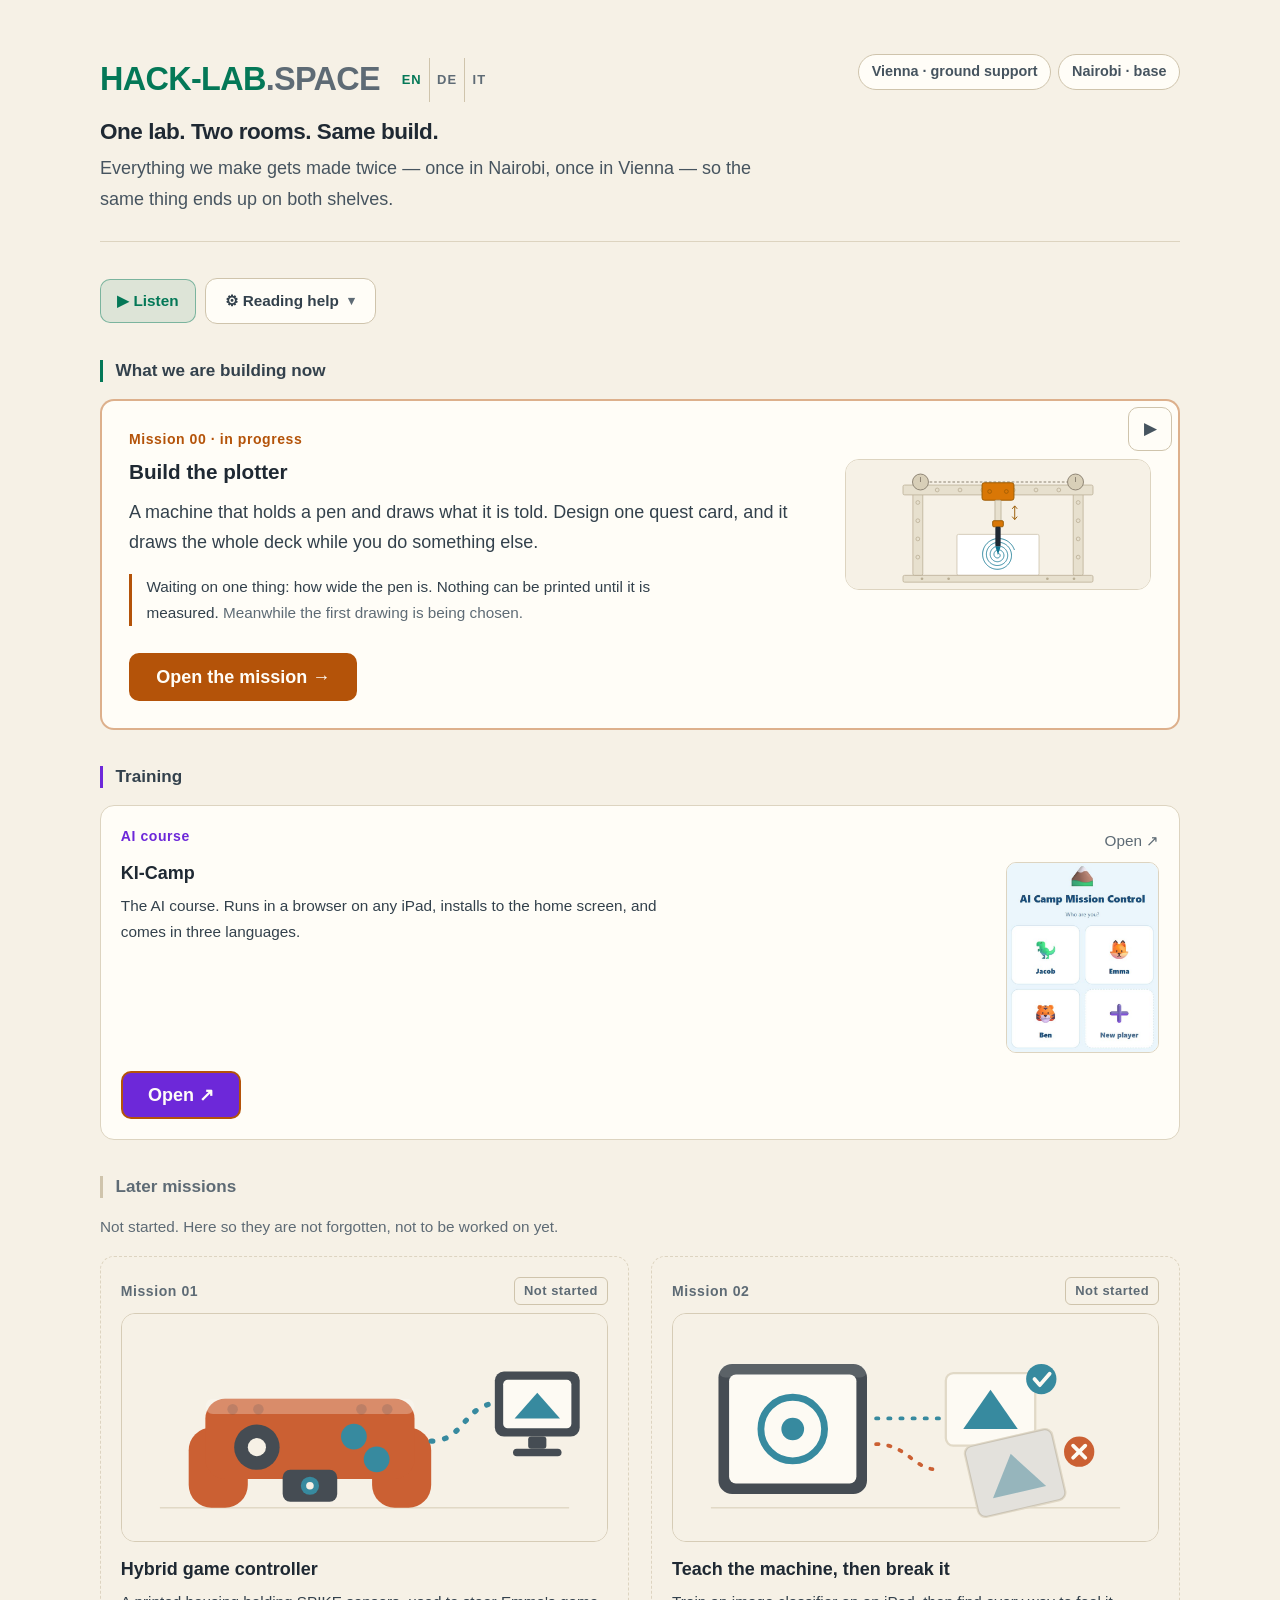
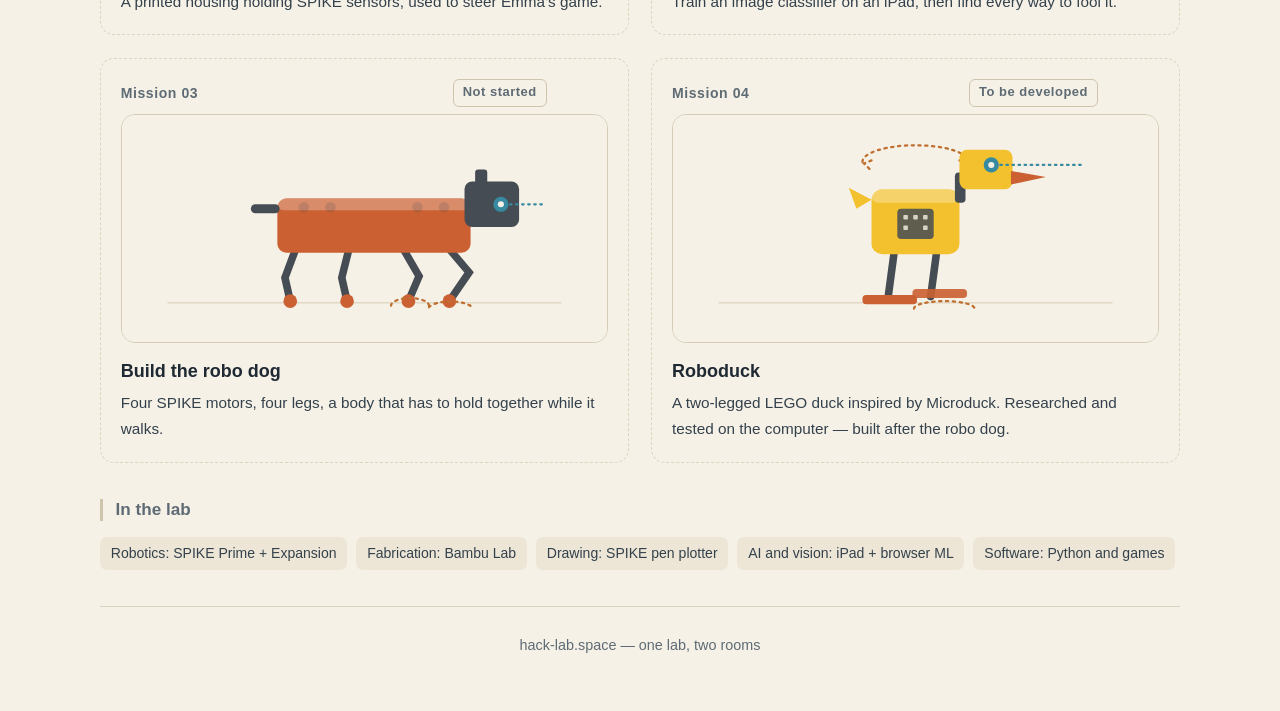
<file: index.html>
<!DOCTYPE html>
<html lang="en" data-size="m" data-read="normal">
<head>
<meta charset="UTF-8">
<meta name="viewport" content="width=device-width, initial-scale=1.0">
<title>HACK-LAB.SPACE</title>
<link rel="stylesheet" href="./assets/app.css">
</head>
<body>
<div class="wrap stack">

  <header class="masthead">
    <div class="row" style="justify-content:space-between;align-items:flex-start">
      <div class="readable-part">
        <div class="row" style="gap:.8rem;align-items:center">
          <div class="wordmark" data-noread>HACK-LAB<span>.SPACE</span></div>
          <div class="lang-set" role="group" data-i18n-label="langLabel" data-noread>
          <button class="lang-btn" data-lang="en" aria-pressed="false">EN</button>
          <button class="lang-btn" data-lang="de" aria-pressed="false">DE</button>
          <button class="lang-btn" data-lang="it" aria-pressed="false">IT</button>
        </div>
        </div>
        <h1 style="font-size:1.25rem;margin-top:.6rem" data-i18n="tagline"></h1>
        <p class="lede" style="margin-top:.4rem" data-i18n="taglineSub"></p>
      </div>
      <div class="row" style="gap:.4rem;justify-content:flex-end">
        <span class="station" data-i18n="stVienna"></span>
        <span class="station" data-i18n="stNairobi"></span>
      </div>
    </div>
  </header>

  <div class="bar" id="ttsBar">
    <button class="ctl ctl-go" id="readAll" aria-pressed="false" data-i18n="readAloud"></button>
    <details class="prefs">
      <summary data-i18n="prefs"></summary>
      <div class="prefs-body">
        <div class="prefs-group">
          <span data-i18n="sizeLabel"></span>
          <div class="row" role="group" data-i18n-label="sizeLabel">
            <button class="ctl size-btn" data-size="m" aria-pressed="false">A</button>
            <button class="ctl size-btn" data-size="l" aria-pressed="false">A+</button>
            <button class="ctl size-btn" data-size="xl" aria-pressed="false">A++</button>
          </div>
        </div>
        <div class="prefs-group">
          <span data-i18n="easyLabel"></span>
          <div class="row">
            <button class="ctl" id="easyRead" aria-pressed="false" data-i18n="easyRead"></button>
          </div>
        </div>
        <div class="prefs-group">
          <span data-i18n="readingLabel"></span>
          <div class="row">
            <label class="ctl" style="font-weight:600;cursor:pointer">
              <input id="readSlow" type="checkbox" style="width:22px;height:22px">
              <span data-i18n="readSlow"></span>
            </label>
          </div>
        </div>
      </div>
    </details>
  </div>

  <!-- NOW -->
  <section class="stack-s">
    <h2 class="sec-title" data-i18n="nowHead"></h2>
    <div class="linkcard readable">
      <a class="card card--now" href="./plotter.html">
        <div class="eyebrow eyebrow--amber" data-i18n="m0Eyebrow"></div>
        <div class="m0-row" style="margin-top:.3rem">
          <div class="m0-text">
            <h3 data-i18n="m0Title"></h3>
            <p style="margin-top:.6rem" data-i18n="m0Why"></p>
            <p class="small" style="margin-top:.9rem;padding-left:.8rem;border-left:3px solid var(--amber)">
              <span data-i18n="waitOn"></span>
              <span style="color:var(--ink-4)" data-i18n="waitWho"></span>
            </p>
          </div>
          <img src="./plotter-hero.svg" class="hero m0-thumb"
               alt="A LEGO gantry holding a pen above a card, drawing a spiral.">
        </div>
        <div class="cta-row"><span class="cta" data-i18n="m0Open"></span></div>
      </a>
    </div>
  </section>

  <!-- TRAINING -->
  <section class="stack-s">
    <h2 class="sec-title sec-title--violet" data-i18n="trainingHead"></h2>
    <a class="card card-tight card--link readable-part" href="https://bernhardhack.github.io/ki-camp/" target="_blank" rel="noopener">
      <div class="row" style="justify-content:space-between">
        <span class="eyebrow eyebrow--violet" data-i18n="courseBadge"></span>
        <span class="muted" data-i18n="courseOpen"></span>
      </div>
      <div class="course-row" style="margin-top:.3rem">
        <div class="course-text">
          <h3 style="font-size:1rem">KI-Camp</h3>
          <p class="small" style="margin-top:.4rem" data-i18n="courseBody"></p>
        </div>
        <img src="./ki-camp-thumb.jpg" class="course-thumb"
             alt="The KI-Camp start screen, asking who is using it, with a card to pick for each person.">
      </div>
      <p style="margin-top:1rem"><span class="cta cta--violet" data-i18n="courseOpen"></span></p>
    </a>
  </section>

  <!-- BACKLOG -->
  <section class="stack-s">
    <h2 class="sec-title sec-title--quiet" data-i18n="laterHead"></h2>
    <p class="muted" data-i18n="laterNote"></p>
    <div class="grid grid-2">
      <div class="card card-tight card--soon readable-part">
        <div class="row" style="justify-content:space-between;margin-bottom:.4rem">
          <span class="eyebrow" style="color:var(--ink-4);margin:0">Mission 01</span>
          <span class="badge-soon" data-i18n="soon"></span>
        </div>
        <img src="./controller-hero.svg" class="hero" style="margin-bottom:.9rem" alt="A chunky printed controller with a joystick and buttons, joined by a cable to a small screen.">
          <h3 style="font-size:1rem" data-i18n="m1Title"></h3>
          <p class="small" style="margin-top:.4rem" data-i18n="m1Body"></p>
      </div>
      <div class="card card-tight card--soon readable-part">
        <div class="row" style="justify-content:space-between;margin-bottom:.4rem">
          <span class="eyebrow" style="color:var(--ink-4);margin:0">Mission 02</span>
          <span class="badge-soon" data-i18n="soon"></span>
        </div>
        <img src="./classifier-hero.svg" class="hero" style="margin-bottom:.9rem" alt="A tablet with a lens looking at two cards: it gets the upright one right and the tilted one wrong.">
          <h3 style="font-size:1rem" data-i18n="m2Title"></h3>
          <p class="small" style="margin-top:.4rem" data-i18n="m2Body"></p>
      </div>
      <div class="linkcard readable-part">
        <a class="card card-tight card--soon" href="./robodog.html">
          <div class="row" style="justify-content:space-between;margin-bottom:.4rem">
            <span class="eyebrow" style="color:var(--ink-4);margin:0">Mission 03</span>
            <span class="badge-soon" data-i18n="soon"></span>
          </div>
          <img src="./robodog-hero.svg" class="hero" style="margin-bottom:.9rem" alt="A boxy LEGO dog on four jointed legs, with a small sensor head.">
          <h3 style="font-size:1rem" data-i18n="m3Title"></h3>
          <p class="small" style="margin-top:.4rem" data-i18n="m3Body"></p>
        </a>
      </div>
      <div class="linkcard readable-part">
        <a class="card card-tight card--soon" href="./roboduck.html">
          <div class="row" style="justify-content:space-between;margin-bottom:.4rem">
            <span class="eyebrow" style="color:var(--ink-4);margin:0">Mission 04</span>
            <span class="badge-soon" data-i18n="tbd"></span>
          </div>
          <img src="./roboduck-hero.svg" class="hero" style="margin-bottom:.9rem" alt="A boxy LEGO duck on two legs with wide orange feet, leaning to one side while one foot lifts.">
          <h3 style="font-size:1rem" data-i18n="m4Title"></h3>
          <p class="small" style="margin-top:.4rem" data-i18n="m4Body"></p>
        </a>
      </div>
    </div>
  </section>

  <!-- KIT -->
  <section class="stack-s">
    <h2 class="sec-title sec-title--quiet" data-i18n="kitHead"></h2>
    <ul class="row readable-part" style="list-style:none;gap:.5rem">
      <li class="tag"><span data-i18n="kitRobotics"></span>: SPIKE Prime + Expansion</li>
      <li class="tag"><span data-i18n="kitFab"></span>: Bambu Lab</li>
      <li class="tag"><span data-i18n="kitDrawing"></span>: SPIKE pen plotter</li>
      <li class="tag"><span data-i18n="kitAI"></span>: iPad + browser ML</li>
      <li class="tag"><span data-i18n="kitSoftware"></span>: <span data-i18n="kitSoftwareVal"></span></li>
    </ul>
  </section>

  <footer><span data-i18n="footer"></span></footer>
</div>

<script src="./assets/app.js"></script>
<script>
Object.assign(I18N.en, {
  m3Title:"Build the robo dog",
  m3Body:"Four SPIKE motors, four legs, a body that has to hold together while it walks.",
  m4Title:"Roboduck", tbd:"To be developed",
  m4Body:"A two-legged LEGO duck inspired by Microduck. Researched and tested on the computer — built after the robo dog."
});
Object.assign(I18N.de, {
  m3Title:"Den Robo-Hund bauen",
  m3Body:"Vier SPIKE-Motoren, vier Beine, ein Körper, der beim Laufen zusammenhalten muss.",
  m4Title:"Roboduck", tbd:"Noch zu entwickeln",
  m4Body:"Eine zweibeinige LEGO-Ente nach dem Vorbild von Microduck. Recherchiert und am Computer getestet — gebaut wird nach dem Robo-Hund."
});
Object.assign(I18N.it, {
  m3Title:"Costruire il robo-cane",
  m3Body:"Quattro motori SPIKE, quattro zampe, un corpo che deve reggere mentre cammina.",
  m4Title:"Roboduck", tbd:"Da sviluppare",
  m4Body:"Un'anatra LEGO a due zampe ispirata a Microduck. Studiata e provata al computer — si costruisce dopo il robo-cane."
});
HL.init();
</script>
</body>
</html>
</file>
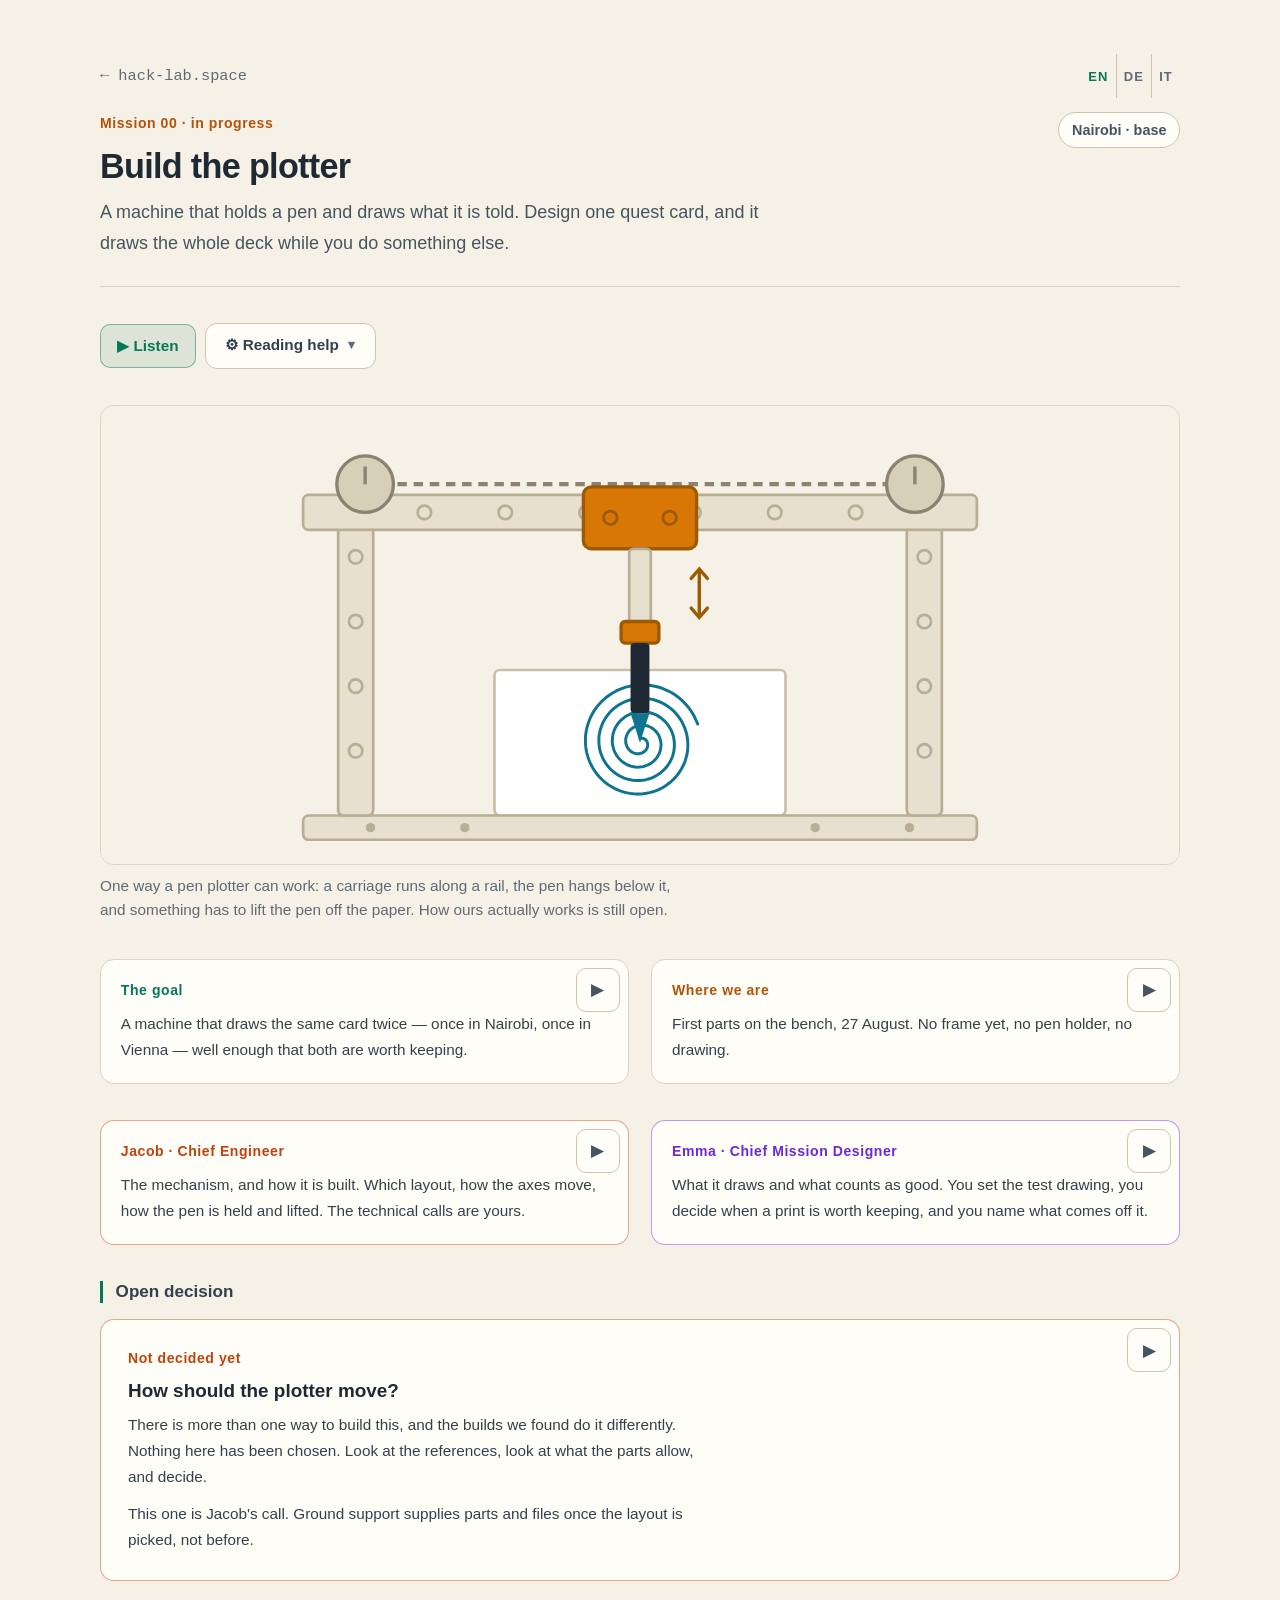
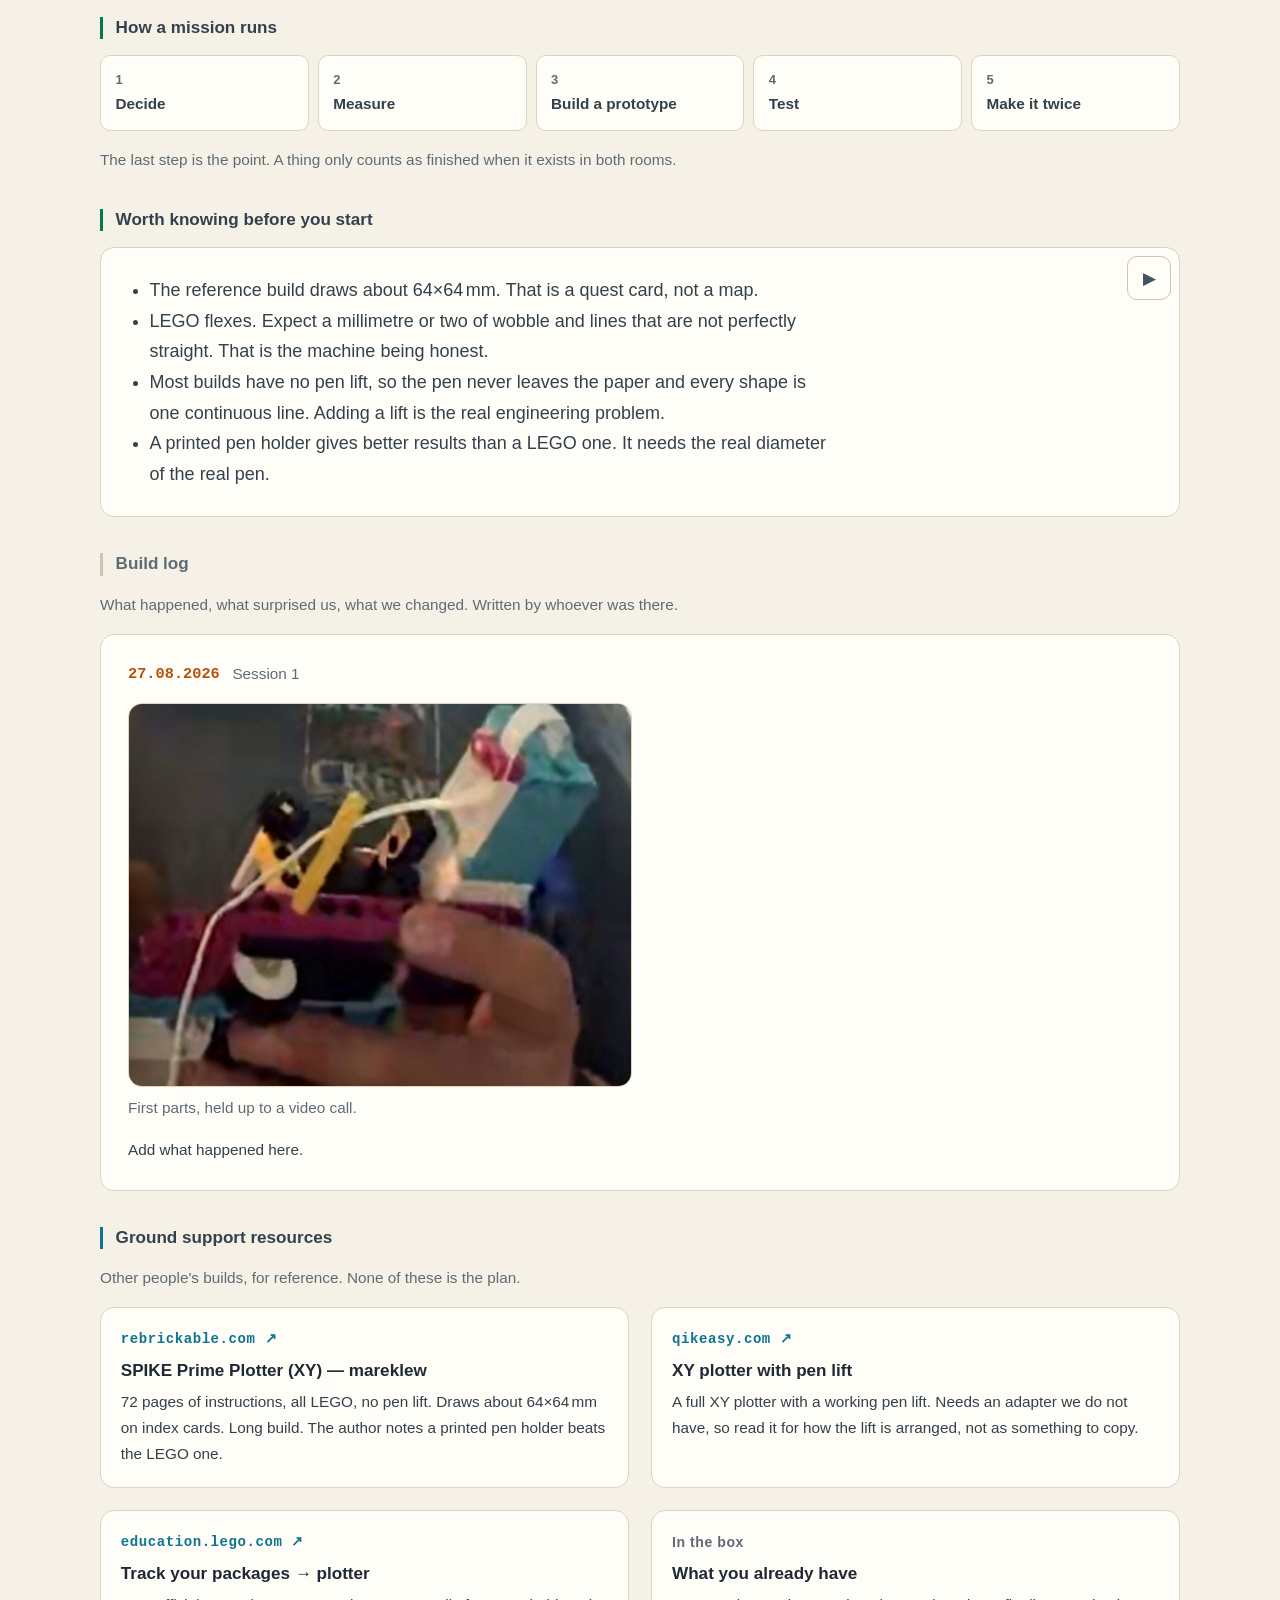
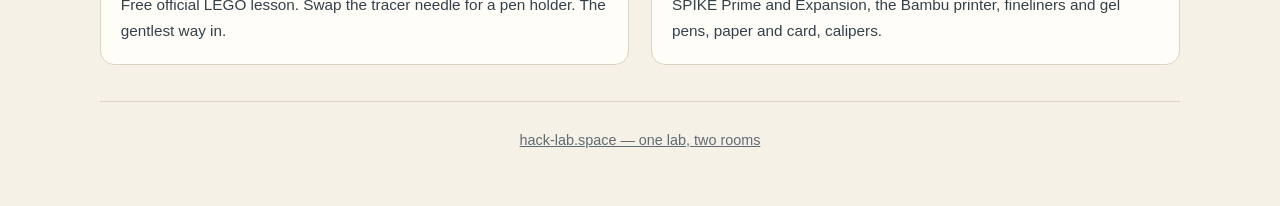
<file: plotter.html>
<!DOCTYPE html>
<html lang="en" data-size="m" data-read="normal">
<head>
<meta charset="UTF-8">
<meta name="viewport" content="width=device-width, initial-scale=1.0">
<title>Mission 00 · Build the plotter — HACK-LAB.SPACE</title>
<link rel="stylesheet" href="./assets/app.css">
</head>
<body>
<div class="wrap stack">

  <header class="masthead">
    <div class="row" style="justify-content:space-between;align-items:center">
      <a class="backlink mono" href="./" data-noread>&larr; hack-lab.space</a>
      <div class="lang-set" role="group" data-i18n-label="langLabel" data-noread>
          <button class="lang-btn" data-lang="en" aria-pressed="false">EN</button>
          <button class="lang-btn" data-lang="de" aria-pressed="false">DE</button>
          <button class="lang-btn" data-lang="it" aria-pressed="false">IT</button>
        </div>
    </div>
    <div class="row" style="justify-content:space-between;align-items:flex-start;margin-top:.8rem">
      <div class="readable-part">
        <div class="eyebrow eyebrow--amber" data-i18n="pEyebrow"></div>
        <h1 data-i18n="pTitle"></h1>
        <p class="lede" style="margin-top:.5rem" data-i18n="pWhy"></p>
      </div>
      <span class="station" data-i18n="stNairobi"></span>
    </div>
  </header>

  <div class="bar" id="ttsBar">
    <button class="ctl ctl-go" id="readAll" aria-pressed="false" data-i18n="readAloud"></button>
    <details class="prefs">
      <summary data-i18n="prefs"></summary>
      <div class="prefs-body">
        <div class="prefs-group">
          <span data-i18n="sizeLabel"></span>
          <div class="row" role="group" data-i18n-label="sizeLabel">
            <button class="ctl size-btn" data-size="m" aria-pressed="false">A</button>
            <button class="ctl size-btn" data-size="l" aria-pressed="false">A+</button>
            <button class="ctl size-btn" data-size="xl" aria-pressed="false">A++</button>
          </div>
        </div>
        <div class="prefs-group">
          <span data-i18n="easyLabel"></span>
          <div class="row">
            <button class="ctl" id="easyRead" aria-pressed="false" data-i18n="easyRead"></button>
          </div>
        </div>
        <div class="prefs-group">
          <span data-i18n="readingLabel"></span>
          <div class="row">
            <label class="ctl" style="font-weight:600;cursor:pointer">
              <input id="readSlow" type="checkbox" style="width:22px;height:22px">
              <span data-i18n="readSlow"></span>
            </label>
          </div>
        </div>
      </div>
    </details>
  </div>

  <figure class="readable-part">
    <img src="./plotter-hero.svg" class="hero"
         alt="A LEGO gantry on two uprights. A carriage on the top rail holds a pen pointing down at a card, where a spiral has been drawn. An arrow beside the pen shows it moving up and down.">
    <figcaption data-i18n="heroCap"></figcaption>
  </figure>

  <!-- STATUS -->
  <section class="grid grid-2">
    <div class="card card-tight readable">
      <div class="eyebrow eyebrow--green" data-i18n="goalLabel"></div>
      <p class="small" data-i18n="goalBody"></p>
    </div>
    <div class="card card-tight readable">
      <div class="eyebrow eyebrow--amber" data-i18n="stateLabel"></div>
      <p class="small" data-i18n="stateBody"></p>
    </div>
  </section>

  <!-- ROLES -->
  <section class="grid grid-2">
    <div class="card card-tight card--jacob readable">
      <div class="eyebrow eyebrow--orange" data-i18n="jacobRole"></div>
      <p class="small" data-i18n="jacobBody"></p>
    </div>
    <div class="card card-tight card--emma readable">
      <div class="eyebrow eyebrow--violet" data-i18n="emmaRole"></div>
      <p class="small" data-i18n="emmaBody"></p>
    </div>
  </section>

  <!-- OPEN DECISION -->
  <section class="stack-s">
    <h2 class="sec-title" data-i18n="openHead"></h2>
    <div class="card card--jacob readable">
      <div class="eyebrow eyebrow--orange" data-i18n="archLabel"></div>
      <h3 style="font-size:1.05rem" data-i18n="archTitle"></h3>
      <p class="small" style="margin-top:.5rem" data-i18n="archBody"></p>
      <p class="small" style="margin-top:.6rem" data-i18n="archWho"></p>
    </div>
  </section>

  <!-- FLOW -->
  <section class="stack-s">
    <h2 class="sec-title" data-i18n="flowHead"></h2>
    <ol class="flow readable-part">
      <li><span class="n">1</span><span data-i18n="f1"></span></li>
      <li><span class="n">2</span><span data-i18n="f2"></span></li>
      <li><span class="n">3</span><span data-i18n="f3"></span></li>
      <li><span class="n">4</span><span data-i18n="f4"></span></li>
      <li><span class="n">5</span><span data-i18n="f5"></span></li>
    </ol>
    <p class="muted" data-i18n="flowNote"></p>
  </section>

  <!-- KNOW -->
  <section class="stack-s">
    <h2 class="sec-title" data-i18n="knowHead"></h2>
    <div class="card readable">
      <ul style="padding-left:1.2rem">
        <li data-i18n="know1"></li>
        <li data-i18n="know2"></li>
        <li data-i18n="know3"></li>
        <li data-i18n="know4"></li>
      </ul>
    </div>
  </section>

  <!-- LOG -->
  <section class="stack-s">
    <h2 class="sec-title sec-title--quiet" data-i18n="logHead"></h2>
    <p class="muted" data-i18n="logNote"></p>
    <article class="card readable-part">
      <div class="row" style="gap:.7rem">
        <time class="mono small" style="color:var(--amber);font-weight:700" datetime="2026-08-27">27.08.2026</time>
        <span class="muted" data-i18n="log1Head"></span>
      </div>
      <figure style="margin:.9rem 0">
        <img src="./log/2026-08-27.jpg" class="hero" style="max-width:28rem"
             alt="An early SPIKE assembly held in one hand: a motor, coloured Technic beams and a small wheel, with a cable attached.">
        <figcaption data-i18n="log1Cap"></figcaption>
      </figure>
      <p class="small" data-i18n="log1Body"></p>
    </article>
  </section>

  <!-- RESOURCES -->
  <section class="stack-s">
    <h2 class="sec-title sec-title--cyan" data-i18n="resHead"></h2>
    <p class="muted" data-i18n="resNote"></p>
    <div class="grid grid-2">
      <a class="card card-tight readable-part" href="https://rebrickable.com/mocs/MOC-139219/mareklew/spike-prime-plotter-xy-no-pen-lift/" target="_blank" rel="noopener">
        <div class="eyebrow eyebrow--cyan mono">rebrickable.com &nearr;</div>
        <h3 style="font-size:.95rem">SPIKE Prime Plotter (XY) — mareklew</h3>
        <p class="small" style="margin-top:.4rem" data-i18n="res1"></p>
      </a>
      <a class="card card-tight readable-part" href="https://www.qikeasy.com/plotter/" target="_blank" rel="noopener">
        <div class="eyebrow eyebrow--cyan mono">qikeasy.com &nearr;</div>
        <h3 style="font-size:.95rem">XY plotter with pen lift</h3>
        <p class="small" style="margin-top:.4rem" data-i18n="res2"></p>
      </a>
      <a class="card card-tight readable-part" href="https://education.lego.com/en-au/lessons/prime-kickstart-a-business/track-your-packages/" target="_blank" rel="noopener">
        <div class="eyebrow eyebrow--cyan mono">education.lego.com &nearr;</div>
        <h3 style="font-size:.95rem" data-i18n="res3Title"></h3>
        <p class="small" style="margin-top:.4rem" data-i18n="res3"></p>
      </a>
      <div class="card card-tight readable-part">
        <div class="eyebrow" style="color:var(--ink-4)" data-i18n="res4Tag"></div>
        <h3 style="font-size:.95rem" data-i18n="res4Title"></h3>
        <p class="small" style="margin-top:.4rem" data-i18n="res4"></p>
      </div>
    </div>
  </section>

  <footer><a href="./"><span data-i18n="footer"></span></a></footer>
</div>

<script src="./assets/app.js"></script>
<script>
Object.assign(I18N.en, {
  pEyebrow:"Mission 00 \u00b7 in progress", pTitle:"Build the plotter",
  pWhy:"A machine that holds a pen and draws what it is told. Design one quest card, and it draws the whole deck while you do something else.",
  heroCap:"One way a pen plotter can work: a carriage runs along a rail, the pen hangs below it, and something has to lift the pen off the paper. How ours actually works is still open.",
  goalLabel:"The goal", goalBody:"A machine that draws the same card twice \u2014 once in Nairobi, once in Vienna \u2014 well enough that both are worth keeping.",
  stateLabel:"Where we are", stateBody:"First parts on the bench, 27 August. No frame yet, no pen holder, no drawing.",
  jacobRole:"Jacob \u00b7 Chief Engineer",
  jacobBody:"The mechanism, and how it is built. Which layout, how the axes move, how the pen is held and lifted. The technical calls are yours.",
  emmaRole:"Emma \u00b7 Chief Mission Designer",
  emmaBody:"What it draws and what counts as good. You set the test drawing, you decide when a print is worth keeping, and you name what comes off it.",
  openHead:"Open decision",
  archLabel:"Not decided yet", archTitle:"How should the plotter move?",
  archBody:"There is more than one way to build this, and the builds we found do it differently. Nothing here has been chosen. Look at the references, look at what the parts allow, and decide.",
  archWho:"This one is Jacob's call. Ground support supplies parts and files once the layout is picked, not before.",
  flowHead:"How a mission runs",
  f1:"Decide", f2:"Measure", f3:"Build a prototype", f4:"Test", f5:"Make it twice",
  flowNote:"The last step is the point. A thing only counts as finished when it exists in both rooms.",
  knowHead:"Worth knowing before you start",
  know1:"The reference build draws about 64\u00d764\u202fmm. That is a quest card, not a map.",
  know2:"LEGO flexes. Expect a millimetre or two of wobble and lines that are not perfectly straight. That is the machine being honest.",
  know3:"Most builds have no pen lift, so the pen never leaves the paper and every shape is one continuous line. Adding a lift is the real engineering problem.",
  know4:"A printed pen holder gives better results than a LEGO one. It needs the real diameter of the real pen.",
  logHead:"Build log",
  logNote:"What happened, what surprised us, what we changed. Written by whoever was there.",
  log1Head:"Session 1", log1Cap:"First parts, held up to a video call.",
  log1Body:"Add what happened here.",
  resHead:"Ground support resources", resNote:"Other people's builds, for reference. None of these is the plan.",
  res1:"72 pages of instructions, all LEGO, no pen lift. Draws about 64\u00d764\u202fmm on index cards. Long build. The author notes a printed pen holder beats the LEGO one.",
  res2:"A full XY plotter with a working pen lift. Needs an adapter we do not have, so read it for how the lift is arranged, not as something to copy.",
  res3Title:"Track your packages \u2192 plotter", res3:"Free official LEGO lesson. Swap the tracer needle for a pen holder. The gentlest way in.",
  res4Tag:"In the box", res4Title:"What you already have",
  res4:"SPIKE Prime and Expansion, the Bambu printer, fineliners and gel pens, paper and card, calipers."
});
Object.assign(I18N.de, {
  pEyebrow:"Mission 00 \u00b7 l\u00e4uft", pTitle:"Den Plotter bauen",
  pWhy:"Eine Maschine, die einen Stift h\u00e4lt und zeichnet, was man ihr sagt. Eine Questkarte entwerfen \u2014 und sie zeichnet das ganze Deck, w\u00e4hrend ihr etwas anderes macht.",
  heroCap:"Eine Art, wie ein Stiftplotter funktionieren kann: ein Schlitten f\u00e4hrt auf einer Schiene, der Stift h\u00e4ngt darunter, und irgendetwas muss den Stift vom Papier heben. Wie unserer wirklich funktioniert, ist noch offen.",
  goalLabel:"Das Ziel", goalBody:"Eine Maschine, die dieselbe Karte zweimal zeichnet \u2014 einmal in Nairobi, einmal in Wien \u2014 gut genug, dass beide es wert sind, behalten zu werden.",
  stateLabel:"Wo wir stehen", stateBody:"Erste Teile auf der Werkbank, 27. August. Noch kein Rahmen, keine Stifthalterung, keine Zeichnung.",
  jacobRole:"Jacob \u00b7 Chief Engineer",
  jacobBody:"Die Mechanik und wie sie gebaut wird. Welcher Aufbau, wie die Achsen laufen, wie der Stift gehalten und gehoben wird. Die technischen Entscheidungen geh\u00f6ren dir.",
  emmaRole:"Emma \u00b7 Chief Mission Designer",
  emmaBody:"Was gezeichnet wird und was gut genug ist. Du legst die Testzeichnung fest, du entscheidest, wann ein Ausdruck es wert ist, behalten zu werden, und du gibst ihm einen Namen.",
  openHead:"Offene Entscheidung",
  archLabel:"Noch nicht entschieden", archTitle:"Wie soll sich der Plotter bewegen?",
  archBody:"Es gibt mehr als einen Weg, das zu bauen, und die gefundenen Bauten machen es unterschiedlich. Nichts davon ist ausgew\u00e4hlt. Schau dir die Referenzen an, schau, was die Teile hergeben, und entscheide.",
  archWho:"Das ist Jacobs Entscheidung. Ground Support liefert Teile und Dateien, sobald der Aufbau feststeht \u2014 nicht vorher.",
  flowHead:"Wie eine Mission abl\u00e4uft",
  f1:"Entscheiden", f2:"Messen", f3:"Prototyp bauen", f4:"Testen", f5:"Zweimal herstellen",
  flowNote:"Der letzte Schritt ist der Punkt. Fertig ist etwas erst, wenn es in beiden Zimmern existiert.",
  knowHead:"Gut zu wissen, bevor ihr anfangt",
  know1:"Der Referenzbau zeichnet etwa 64\u00d764\u202fmm. Das ist eine Questkarte, keine Landkarte.",
  know2:"LEGO gibt nach. Rechnet mit ein bis zwei Millimetern Abweichung und Linien, die nicht ganz gerade sind. Das ist die Maschine, die ehrlich ist.",
  know3:"Die meisten Bauten haben keine Stifthebung. Der Stift verl\u00e4sst das Papier nie, jede Form ist eine durchgehende Linie. Eine Hebung einzubauen ist die eigentliche Ingenieursaufgabe.",
  know4:"Eine gedruckte Stifthalterung ist besser als eine aus LEGO. Sie braucht den echten Durchmesser des echten Stifts.",
  logHead:"Baulogbuch",
  logNote:"Was passiert ist, was uns \u00fcberrascht hat, was wir ge\u00e4ndert haben. Geschrieben von dem, der dabei war.",
  log1Head:"Sitzung 1", log1Cap:"Erste Teile, in die Videokamera gehalten.",
  log1Body:"Hier eintragen, was passiert ist.",
  resHead:"Ground-Support-Ressourcen", resNote:"Bauten von anderen, zum Nachschauen. Keiner davon ist der Plan.",
  res1:"72 Seiten Anleitung, komplett LEGO, ohne Stifthebung. Zeichnet etwa 64\u00d764\u202fmm auf Karteikarten. Langer Bau. Der Autor merkt an: eine gedruckte Halterung ist besser als die aus LEGO.",
  res2:"Ein vollst\u00e4ndiger XY-Plotter mit funktionierender Stifthebung. Braucht einen Adapter, den wir nicht haben \u2014 also anschauen, wie die Hebung gel\u00f6st ist, nicht nachbauen.",
  res3Title:"Track your packages \u2192 Plotter", res3:"Kostenlose offizielle LEGO-Lektion. Statt der Nadel eine Stifthalterung einsetzen. Der sanfteste Einstieg.",
  res4Tag:"In der Kiste", res4Title:"Was ihr schon habt",
  res4:"SPIKE Prime und Erweiterung, den Bambu-Drucker, Fineliner und Gelstifte, Papier und Karton, Messschieber."
});
Object.assign(I18N.it, {
  pEyebrow:"Missione 00 \u00b7 in corso", pTitle:"Costruire il plotter",
  pWhy:"Una macchina che tiene una penna e disegna quello che le dici. Progetti una carta missione, e lei disegna tutto il mazzo mentre voi fate altro.",
  heroCap:"Un modo in cui un plotter a penna pu\u00f2 funzionare: un carrello scorre su una guida, la penna sta sotto, e qualcosa deve sollevarla dal foglio. Come funzioner\u00e0 il nostro \u00e8 ancora da decidere.",
  goalLabel:"L'obiettivo", goalBody:"Una macchina che disegna la stessa carta due volte \u2014 una a Nairobi e una a Vienna \u2014 abbastanza bene da tenerle tutte e due.",
  stateLabel:"A che punto siamo", stateBody:"Primi pezzi sul banco, 27 agosto. Ancora nessun telaio, nessun supporto per la penna, nessun disegno.",
  jacobRole:"Jacob \u00b7 Chief Engineer",
  jacobBody:"Il meccanismo e come si costruisce. Quale struttura, come si muovono gli assi, come si tiene e si solleva la penna. Le scelte tecniche sono tue.",
  emmaRole:"Emma \u00b7 Chief Mission Designer",
  emmaBody:"Cosa disegna e cosa conta come buono. Scegli tu il disegno di prova, decidi quando una stampa vale la pena di essere tenuta e le dai un nome.",
  openHead:"Decisione aperta",
  archLabel:"Non ancora deciso", archTitle:"Come deve muoversi il plotter?",
  archBody:"C'\u00e8 pi\u00f9 di un modo di costruirlo, e le versioni che abbiamo trovato lo fanno in modo diverso. Niente \u00e8 stato scelto. Guarda i riferimenti, guarda cosa permettono i pezzi, e decidi.",
  archWho:"Questa \u00e8 una scelta di Jacob. Il ground support fornisce pezzi e file quando la struttura \u00e8 decisa, non prima.",
  flowHead:"Come funziona una missione",
  f1:"Decidere", f2:"Misurare", f3:"Costruire un prototipo", f4:"Provare", f5:"Farlo due volte",
  flowNote:"L'ultimo passo \u00e8 il punto. Una cosa \u00e8 finita solo quando esiste in tutte e due le stanze.",
  knowHead:"Da sapere prima di iniziare",
  know1:"La versione di riferimento disegna circa 64\u00d764\u202fmm. \u00c8 una carta missione, non una mappa.",
  know2:"Il LEGO si flette. Aspettatevi un millimetro o due di scarto e linee non perfettamente dritte. \u00c8 la macchina che \u00e8 sincera.",
  know3:"Quasi nessuna versione ha il sollevamento penna: la penna non lascia mai il foglio e ogni forma \u00e8 una linea continua. Aggiungerlo \u00e8 il vero problema di ingegneria.",
  know4:"Un supporto stampato d\u00e0 risultati migliori di uno in LEGO. Serve il diametro vero della penna vera.",
  logHead:"Registro di costruzione",
  logNote:"Cosa \u00e8 successo, cosa ci ha sorpreso, cosa abbiamo cambiato. Lo scrive chi c'era.",
  log1Head:"Sessione 1", log1Cap:"Primi pezzi, mostrati in videochiamata.",
  log1Body:"Scrivi qui cosa \u00e8 successo.",
  resHead:"Risorse ground support", resNote:"Costruzioni di altri, per riferimento. Nessuna di queste \u00e8 il piano.",
  res1:"72 pagine di istruzioni, tutto LEGO, senza sollevamento penna. Disegna circa 64\u00d764\u202fmm su schede. Costruzione lunga. L'autore nota che un supporto stampato \u00e8 meglio di quello in LEGO.",
  res2:"Un plotter XY completo con sollevamento penna funzionante. Serve un adattatore che non abbiamo: guardatelo per capire come \u00e8 fatto il sollevamento, non da copiare.",
  res3Title:"Track your packages \u2192 plotter", res3:"Lezione ufficiale LEGO, gratuita. Al posto dell'ago si mette un supporto per la penna. Il modo pi\u00f9 dolce per iniziare.",
  res4Tag:"Nella scatola", res4Title:"Quello che avete gi\u00e0",
  res4:"SPIKE Prime e l'espansione, la stampante Bambu, fineliner e penne gel, carta e cartoncino, calibro."
});
HL.init();
</script>
</body>
</html>
</file>
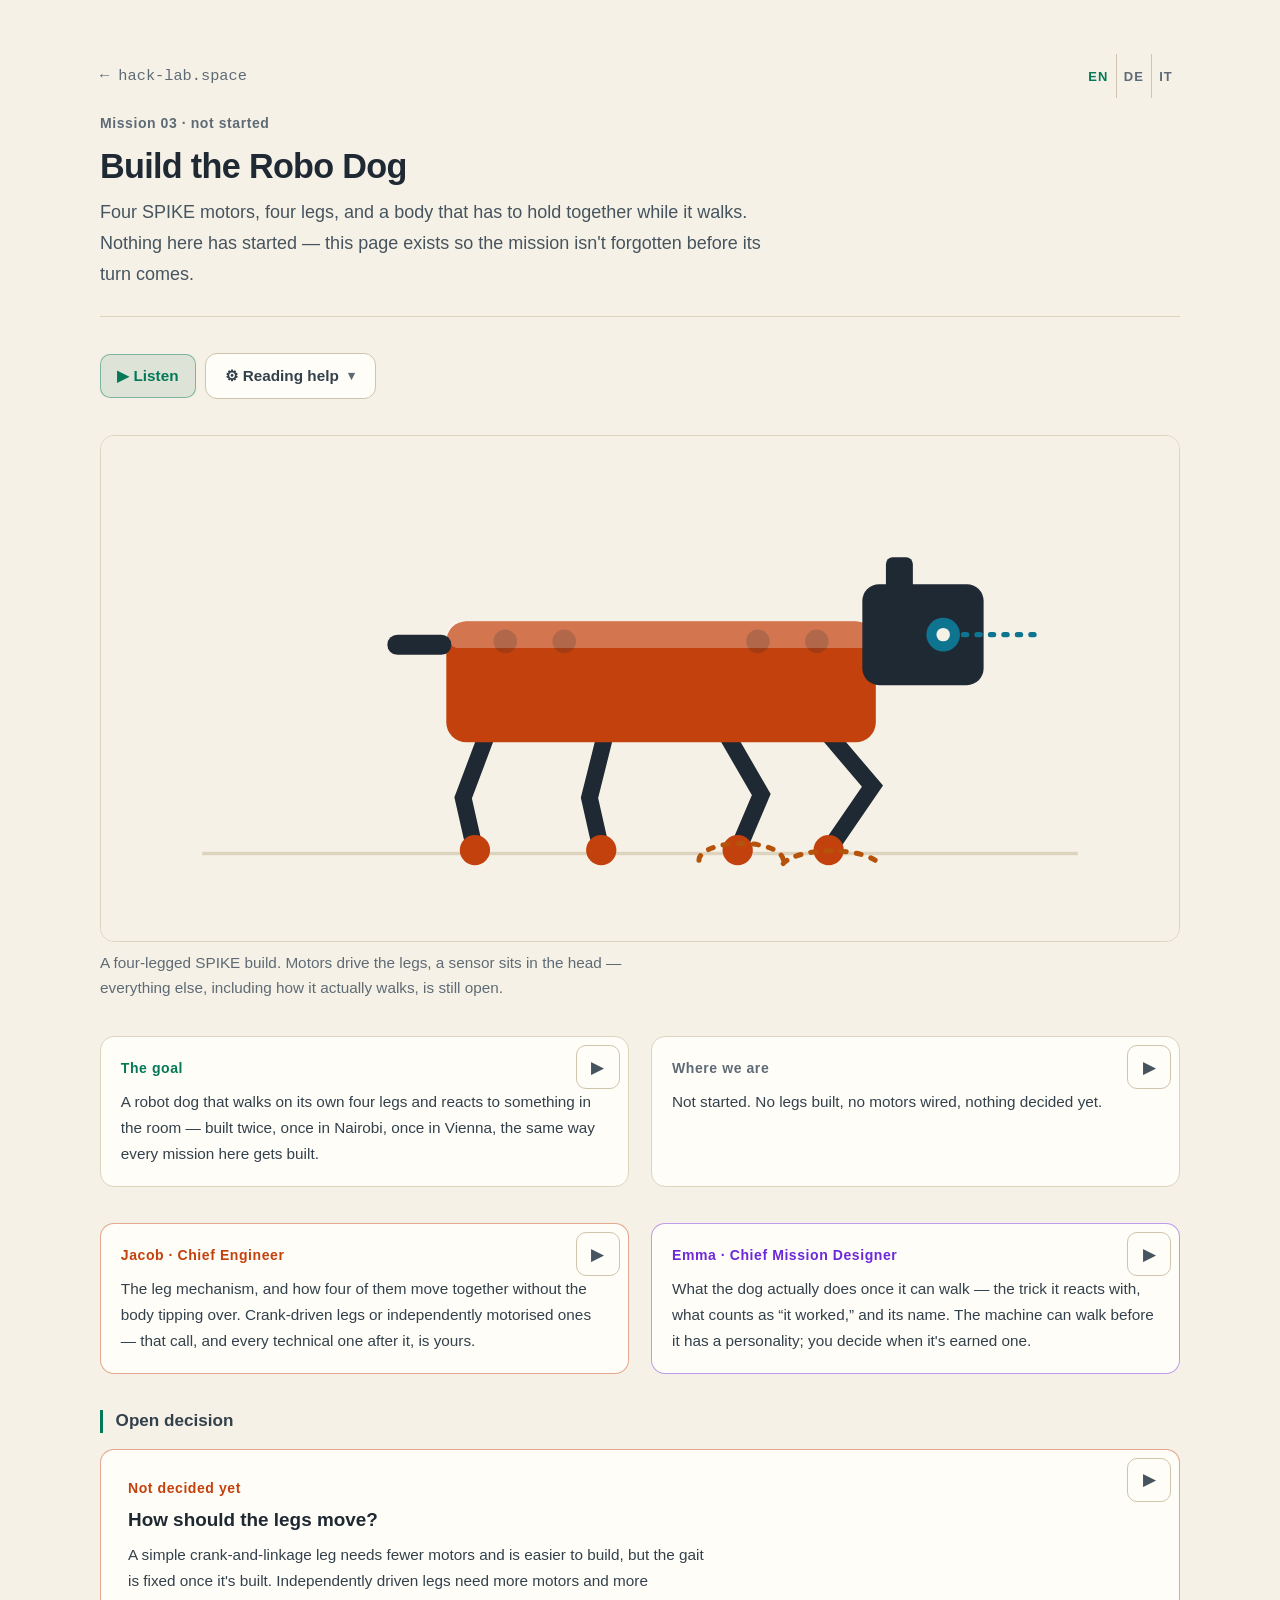
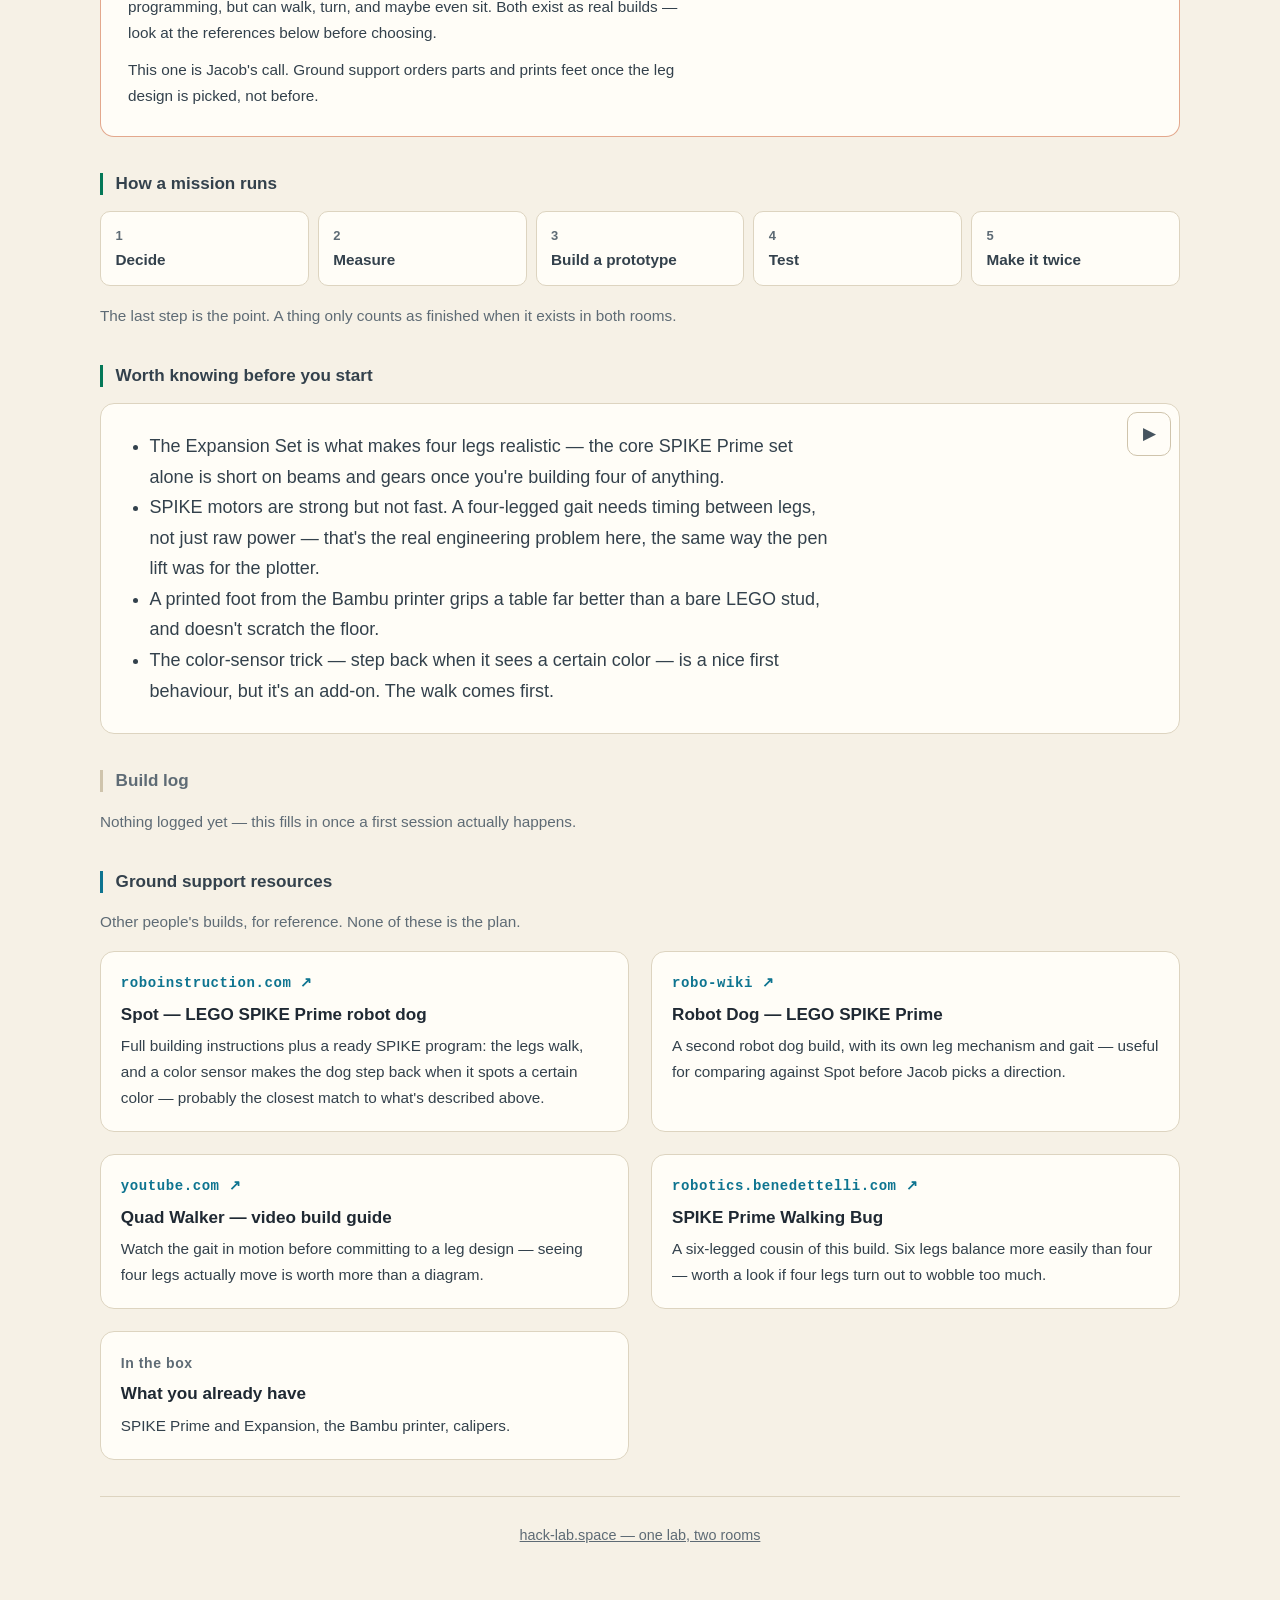
<file: robodog.html>
<!DOCTYPE html>
<html lang="en" data-size="m" data-read="normal">
<head>
<meta charset="UTF-8">
<meta name="viewport" content="width=device-width, initial-scale=1.0">
<title>Mission 03 · Build the Robo Dog — HACK-LAB.SPACE</title>
<link rel="stylesheet" href="./assets/app.css">
</head>
<body>
<div class="wrap stack">

  <header class="masthead">
    <div class="row" style="justify-content:space-between;align-items:center">
      <a class="backlink mono" href="./" data-noread>&larr; hack-lab.space</a>
      <div class="lang-set" role="group" data-i18n-label="langLabel" data-noread>
          <button class="lang-btn" data-lang="en" aria-pressed="false">EN</button>
          <button class="lang-btn" data-lang="de" aria-pressed="false">DE</button>
          <button class="lang-btn" data-lang="it" aria-pressed="false">IT</button>
        </div>
    </div>
    <div class="row" style="justify-content:space-between;align-items:flex-start;margin-top:.8rem">
      <div class="readable-part">
        <div class="eyebrow" style="color:var(--ink-4)" data-i18n="pEyebrow"></div>
        <h1 data-i18n="pTitle"></h1>
        <p class="lede" style="margin-top:.5rem" data-i18n="pWhy"></p>
      </div>
    </div>
  </header>

  <div class="bar" id="ttsBar">
    <button class="ctl ctl-go" id="readAll" aria-pressed="false" data-i18n="readAloud"></button>
    <details class="prefs">
      <summary data-i18n="prefs"></summary>
      <div class="prefs-body">
        <div class="prefs-group">
          <span data-i18n="sizeLabel"></span>
          <div class="row" role="group" data-i18n-label="sizeLabel">
            <button class="ctl size-btn" data-size="m" aria-pressed="false">A</button>
            <button class="ctl size-btn" data-size="l" aria-pressed="false">A+</button>
            <button class="ctl size-btn" data-size="xl" aria-pressed="false">A++</button>
          </div>
        </div>
        <div class="prefs-group">
          <span data-i18n="easyLabel"></span>
          <div class="row">
            <button class="ctl" id="easyRead" aria-pressed="false" data-i18n="easyRead"></button>
          </div>
        </div>
        <div class="prefs-group">
          <span data-i18n="readingLabel"></span>
          <div class="row">
            <label class="ctl" style="font-weight:600;cursor:pointer">
              <input id="readSlow" type="checkbox" style="width:22px;height:22px">
              <span data-i18n="readSlow"></span>
            </label>
          </div>
        </div>
      </div>
    </details>
  </div>

  <figure class="readable-part">
    <img src="./robodog-hero.svg" class="hero"
         alt="A boxy LEGO body on four jointed legs, a small head with one round sensor facing right, and dashed arcs under the front feet showing a stepping motion.">
    <figcaption data-i18n="heroCap"></figcaption>
  </figure>

  <!-- STATUS -->
  <section class="grid grid-2">
    <div class="card card-tight readable">
      <div class="eyebrow eyebrow--green" data-i18n="goalLabel"></div>
      <p class="small" data-i18n="goalBody"></p>
    </div>
    <div class="card card-tight readable">
      <div class="eyebrow" style="color:var(--ink-4)" data-i18n="stateLabel"></div>
      <p class="small" data-i18n="stateBody"></p>
    </div>
  </section>

  <!-- ROLES -->
  <section class="grid grid-2">
    <div class="card card-tight card--jacob readable">
      <div class="eyebrow eyebrow--orange" data-i18n="jacobRole"></div>
      <p class="small" data-i18n="jacobBody"></p>
    </div>
    <div class="card card-tight card--emma readable">
      <div class="eyebrow eyebrow--violet" data-i18n="emmaRole"></div>
      <p class="small" data-i18n="emmaBody"></p>
    </div>
  </section>

  <!-- OPEN DECISION -->
  <section class="stack-s">
    <h2 class="sec-title" data-i18n="openHead"></h2>
    <div class="card card--jacob readable">
      <div class="eyebrow eyebrow--orange" data-i18n="archLabel"></div>
      <h3 style="font-size:1.05rem" data-i18n="archTitle"></h3>
      <p class="small" style="margin-top:.5rem" data-i18n="archBody"></p>
      <p class="small" style="margin-top:.6rem" data-i18n="archWho"></p>
    </div>
  </section>

  <!-- FLOW -->
  <section class="stack-s">
    <h2 class="sec-title" data-i18n="flowHead"></h2>
    <ol class="flow readable-part">
      <li><span class="n">1</span><span data-i18n="f1"></span></li>
      <li><span class="n">2</span><span data-i18n="f2"></span></li>
      <li><span class="n">3</span><span data-i18n="f3"></span></li>
      <li><span class="n">4</span><span data-i18n="f4"></span></li>
      <li><span class="n">5</span><span data-i18n="f5"></span></li>
    </ol>
    <p class="muted" data-i18n="flowNote"></p>
  </section>

  <!-- KNOW -->
  <section class="stack-s">
    <h2 class="sec-title" data-i18n="knowHead"></h2>
    <div class="card readable">
      <ul style="padding-left:1.2rem">
        <li data-i18n="know1"></li>
        <li data-i18n="know2"></li>
        <li data-i18n="know3"></li>
        <li data-i18n="know4"></li>
      </ul>
    </div>
  </section>

  <!-- LOG -->
  <section class="stack-s">
    <h2 class="sec-title sec-title--quiet" data-i18n="logHead"></h2>
    <p class="muted" data-i18n="logNote"></p>
  </section>

  <!-- RESOURCES -->
  <section class="stack-s">
    <h2 class="sec-title sec-title--cyan" data-i18n="resHead"></h2>
    <p class="muted" data-i18n="resNote"></p>
    <div class="grid grid-2">
      <a class="card card-tight readable-part" href="https://roboinstruction.com/downloads/spot-lego-spike-prime/" target="_blank" rel="noopener">
        <div class="eyebrow eyebrow--cyan mono">roboinstruction.com &nearr;</div>
        <h3 style="font-size:.95rem">Spot — LEGO SPIKE Prime robot dog</h3>
        <p class="small" style="margin-top:.4rem" data-i18n="res1"></p>
      </a>
      <a class="card card-tight readable-part" href="https://boosty.to/robowiki/posts/3336edb8-9b2c-409b-980c-a9a35229af1c" target="_blank" rel="noopener">
        <div class="eyebrow eyebrow--cyan mono">robo-wiki &nearr;</div>
        <h3 style="font-size:.95rem">Robot Dog — LEGO SPIKE Prime</h3>
        <p class="small" style="margin-top:.4rem" data-i18n="res2"></p>
      </a>
      <a class="card card-tight readable-part" href="https://www.youtube.com/watch?v=CFh9Gr8itOM" target="_blank" rel="noopener">
        <div class="eyebrow eyebrow--cyan mono">youtube.com &nearr;</div>
        <h3 style="font-size:.95rem" data-i18n="res3Title"></h3>
        <p class="small" style="margin-top:.4rem" data-i18n="res3"></p>
      </a>
      <a class="card card-tight readable-part" href="https://robotics.benedettelli.com/spike-prime-bug-hexapod/" target="_blank" rel="noopener">
        <div class="eyebrow eyebrow--cyan mono">robotics.benedettelli.com &nearr;</div>
        <h3 style="font-size:.95rem">SPIKE Prime Walking Bug</h3>
        <p class="small" style="margin-top:.4rem" data-i18n="res4"></p>
      </a>
      <div class="card card-tight readable-part">
        <div class="eyebrow" style="color:var(--ink-4)" data-i18n="res5Tag"></div>
        <h3 style="font-size:.95rem" data-i18n="res5Title"></h3>
        <p class="small" style="margin-top:.4rem" data-i18n="res5"></p>
      </div>
    </div>
  </section>

  <footer><a href="./"><span data-i18n="footer"></span></a></footer>
</div>

<script src="./assets/app.js"></script>
<script>
Object.assign(I18N.en, {
  pEyebrow:"Mission 03 · not started", pTitle:"Build the Robo Dog",
  pWhy:"Four SPIKE motors, four legs, and a body that has to hold together while it walks. Nothing here has started — this page exists so the mission isn't forgotten before its turn comes.",
  heroCap:"A four-legged SPIKE build. Motors drive the legs, a sensor sits in the head — everything else, including how it actually walks, is still open.",
  goalLabel:"The goal", goalBody:"A robot dog that walks on its own four legs and reacts to something in the room — built twice, once in Nairobi, once in Vienna, the same way every mission here gets built.",
  stateLabel:"Where we are", stateBody:"Not started. No legs built, no motors wired, nothing decided yet.",
  jacobRole:"Jacob · Chief Engineer",
  jacobBody:"The leg mechanism, and how four of them move together without the body tipping over. Crank-driven legs or independently motorised ones — that call, and every technical one after it, is yours.",
  emmaRole:"Emma · Chief Mission Designer",
  emmaBody:"What the dog actually does once it can walk — the trick it reacts with, what counts as “it worked,” and its name. The machine can walk before it has a personality; you decide when it's earned one.",
  openHead:"Open decision",
  archLabel:"Not decided yet", archTitle:"How should the legs move?",
  archBody:"A simple crank-and-linkage leg needs fewer motors and is easier to build, but the gait is fixed once it's built. Independently driven legs need more motors and more programming, but can walk, turn, and maybe even sit. Both exist as real builds — look at the references below before choosing.",
  archWho:"This one is Jacob's call. Ground support orders parts and prints feet once the leg design is picked, not before.",
  flowHead:"How a mission runs",
  f1:"Decide", f2:"Measure", f3:"Build a prototype", f4:"Test", f5:"Make it twice",
  flowNote:"The last step is the point. A thing only counts as finished when it exists in both rooms.",
  knowHead:"Worth knowing before you start",
  know1:"The Expansion Set is what makes four legs realistic — the core SPIKE Prime set alone is short on beams and gears once you're building four of anything.",
  know2:"SPIKE motors are strong but not fast. A four-legged gait needs timing between legs, not just raw power — that's the real engineering problem here, the same way the pen lift was for the plotter.",
  know3:"A printed foot from the Bambu printer grips a table far better than a bare LEGO stud, and doesn't scratch the floor.",
  know4:"The color-sensor trick — step back when it sees a certain color — is a nice first behaviour, but it's an add-on. The walk comes first.",
  logHead:"Build log",
  logNote:"Nothing logged yet — this fills in once a first session actually happens.",
  resHead:"Ground support resources", resNote:"Other people's builds, for reference. None of these is the plan.",
  res1:"Full building instructions plus a ready SPIKE program: the legs walk, and a color sensor makes the dog step back when it spots a certain color — probably the closest match to what's described above.",
  res2:"A second robot dog build, with its own leg mechanism and gait — useful for comparing against Spot before Jacob picks a direction.",
  res3Title:"Quad Walker — video build guide",
  res3:"Watch the gait in motion before committing to a leg design — seeing four legs actually move is worth more than a diagram.",
  res4:"A six-legged cousin of this build. Six legs balance more easily than four — worth a look if four legs turn out to wobble too much.",
  res5Tag:"In the box", res5Title:"What you already have",
  res5:"SPIKE Prime and Expansion, the Bambu printer, calipers."
});
Object.assign(I18N.de, {
  pEyebrow:"Mission 03 · noch nicht begonnen", pTitle:"Den Robo-Hund bauen",
  pWhy:"Vier SPIKE-Motoren, vier Beine und ein Körper, der beim Laufen zusammenhalten muss. Hier hat noch nichts begonnen — diese Seite gibt es, damit die Mission nicht vergessen wird, bevor sie an der Reihe ist.",
  heroCap:"Ein vierbeiniger SPIKE-Bau. Motoren treiben die Beine an, ein Sensor sitzt im Kopf — alles andere, auch wie er wirklich läuft, ist noch offen.",
  goalLabel:"Das Ziel", goalBody:"Ein Roboterhund, der auf eigenen vier Beinen läuft und auf etwas im Raum reagiert — zweimal gebaut, einmal in Nairobi, einmal in Wien, so wie jede Mission hier gebaut wird.",
  stateLabel:"Wo wir stehen", stateBody:"Noch nicht begonnen. Keine Beine gebaut, keine Motoren verkabelt, noch nichts entschieden.",
  jacobRole:"Jacob · Chief Engineer",
  jacobBody:"Der Beinmechanismus und wie vier davon zusammen laufen, ohne dass der Körper kippt. Kurbelbeine oder unabhängig motorisierte Beine — diese Entscheidung, und jede technische danach, gehört dir.",
  emmaRole:"Emma · Chief Mission Designer",
  emmaBody:"Was der Hund tut, sobald er laufen kann — der Trick, mit dem er reagiert, was als “es hat funktioniert“ zählt, und sein Name. Die Maschine kann laufen, bevor sie eine Persönlichkeit hat; du entscheidest, wann sie sich eine verdient hat.",
  openHead:"Offene Entscheidung",
  archLabel:"Noch nicht entschieden", archTitle:"Wie sollen sich die Beine bewegen?",
  archBody:"Ein einfaches Kurbel-Gestänge-Bein braucht weniger Motoren und ist einfacher zu bauen, aber der Gang liegt fest, sobald es gebaut ist. Unabhängig angetriebene Beine brauchen mehr Motoren und mehr Programmierung, können aber laufen, drehen und vielleicht sogar sitzen. Beides existiert als echter Bau — schau dir die Referenzen unten an, bevor du dich entscheidest.",
  archWho:"Das ist Jacobs Entscheidung. Ground Support bestellt Teile und druckt Füße, sobald das Beindesign feststeht — nicht vorher.",
  flowHead:"Wie eine Mission abläuft",
  f1:"Entscheiden", f2:"Messen", f3:"Prototyp bauen", f4:"Testen", f5:"Zweimal herstellen",
  flowNote:"Der letzte Schritt ist der Punkt. Fertig ist etwas erst, wenn es in beiden Zimmern existiert.",
  knowHead:"Gut zu wissen, bevor ihr anfangt",
  know1:"Das Expansion Set macht vier Beine erst realistisch — das SPIKE-Prime-Basisset allein hat zu wenig Streben und Zahnräder, sobald man vier von irgendetwas baut.",
  know2:"SPIKE-Motoren sind stark, aber nicht schnell. Ein vierbeiniger Gang braucht Timing zwischen den Beinen, nicht nur rohe Kraft — das ist hier die eigentliche Ingenieursaufgabe, genau wie die Stifthebung beim Plotter.",
  know3:"Ein gedruckter Fuß vom Bambu-Drucker greift auf dem Tisch viel besser als ein nackter LEGO-Stein und zerkratzt den Boden nicht.",
  know4:"Der Farbsensor-Trick — zurückweichen, wenn er eine bestimmte Farbe sieht — ist ein netter erster Effekt, aber ein Zusatz. Der Gang kommt zuerst.",
  logHead:"Baulogbuch",
  logNote:"Noch nichts eingetragen — das füllt sich, sobald die erste Session wirklich stattfindet.",
  resHead:"Ground-Support-Ressourcen", resNote:"Bauten von anderen, zum Nachschauen. Keiner davon ist der Plan.",
  res1:"Komplette Bauanleitung plus fertiges SPIKE-Programm: Die Beine laufen, und ein Farbsensor lässt den Hund zurückweichen, wenn er eine bestimmte Farbe erkennt — wahrscheinlich am nächsten an dem, was oben beschrieben ist.",
  res2:"Ein zweiter Roboterhund-Bau mit eigenem Beinmechanismus und Gang — nützlich zum Vergleich mit Spot, bevor Jacob sich entscheidet.",
  res3Title:"Quad Walker — Video-Bauanleitung",
  res3:"Sieh dir den Gang in Aktion an, bevor du dich für ein Beindesign entscheidest — vier Beine in Bewegung zu sehen ist mehr wert als ein Diagramm.",
  res4:"Ein sechsbeiniger Verwandter dieses Baus. Sechs Beine balancieren leichter als vier — einen Blick wert, falls vier Beine zu sehr wackeln.",
  res5Tag:"In der Kiste", res5Title:"Was ihr schon habt",
  res5:"SPIKE Prime und Erweiterung, den Bambu-Drucker, Messschieber."
});
Object.assign(I18N.it, {
  pEyebrow:"Missione 03 · non iniziata", pTitle:"Costruire il Robo-Cane",
  pWhy:"Quattro motori SPIKE, quattro zampe e un corpo che deve reggere mentre cammina. Qui non è ancora iniziato niente — questa pagina esiste perché la missione non venga dimenticata prima del suo turno.",
  heroCap:"Una costruzione SPIKE a quattro zampe. I motori muovono le zampe, un sensore sta nella testa — tutto il resto, compreso come cammina davvero, è ancora da decidere.",
  goalLabel:"L'obiettivo", goalBody:"Un robot cane che cammina sulle sue quattro zampe e reagisce a qualcosa nella stanza — costruito due volte, una a Nairobi e una a Vienna, come ogni missione qui.",
  stateLabel:"A che punto siamo", stateBody:"Non iniziata. Nessuna zampa costruita, nessun motore collegato, niente ancora deciso.",
  jacobRole:"Jacob · Chief Engineer",
  jacobBody:"Il meccanismo delle zampe, e come farne muovere quattro insieme senza far ribaltare il corpo. Zampe a manovella o motorizzate indipendentemente — questa scelta, e ogni scelta tecnica successiva, è tua.",
  emmaRole:"Emma · Chief Mission Designer",
  emmaBody:"Cosa fa il cane una volta che sa camminare — il trucco con cui reagisce, cosa conta come “ha funzionato” e il suo nome. La macchina può camminare prima di avere una personalità; decidi tu quando se l'è guadagnata.",
  openHead:"Decisione aperta",
  archLabel:"Non ancora deciso", archTitle:"Come devono muoversi le zampe?",
  archBody:"Una semplice zampa a manovella e biella richiede meno motori ed è più facile da costruire, ma l'andatura resta fissa una volta costruita. Zampe motorizzate indipendentemente richiedono più motori e più programmazione, ma possono camminare, girare e forse anche sedersi. Esistono entrambe come costruzioni reali — guarda i riferimenti qui sotto prima di scegliere.",
  archWho:"Questa è una scelta di Jacob. Il ground support ordina i pezzi e stampa le zampe quando il design è deciso, non prima.",
  flowHead:"Come funziona una missione",
  f1:"Decidere", f2:"Misurare", f3:"Costruire un prototipo", f4:"Provare", f5:"Farlo due volte",
  flowNote:"L'ultimo passo è il punto. Una cosa è finita solo quando esiste in tutte e due le stanze.",
  knowHead:"Da sapere prima di iniziare",
  know1:"L'Expansion Set è ciò che rende realistiche quattro zampe — il set base SPIKE Prime da solo scarseggia di travi e ingranaggi quando se ne costruiscono quattro di qualcosa.",
  know2:"I motori SPIKE sono forti ma non veloci. Un'andatura a quattro zampe richiede sincronia tra le zampe, non solo potenza — è questo il vero problema di ingegneria qui, come lo era il sollevamento penna per il plotter.",
  know3:"Una zampa stampata con la Bambu fa più presa su un tavolo di un semplice tassello LEGO e non graffia il pavimento.",
  know4:"Il trucco del sensore di colore — fare un passo indietro quando vede un certo colore — è un bel primo comportamento, ma è un'aggiunta. La camminata viene prima.",
  logHead:"Registro di costruzione",
  logNote:"Ancora niente registrato — si riempirà quando ci sarà davvero una prima sessione.",
  resHead:"Risorse ground support", resNote:"Costruzioni di altri, per riferimento. Nessuna di queste è il piano.",
  res1:"Istruzioni di costruzione complete più un programma SPIKE già pronto: le zampe camminano, e un sensore di colore fa fare un passo indietro al cane quando rileva un certo colore — probabilmente il più vicino a quanto descritto sopra.",
  res2:"Una seconda costruzione di robot cane, con un proprio meccanismo delle zampe e andatura — utile per confrontare con Spot prima che Jacob scelga una direzione.",
  res3Title:"Quad Walker — guida video",
  res3:"Guarda l'andatura in movimento prima di scegliere il design delle zampe — vedere quattro zampe muoversi davvero vale più di uno schema.",
  res4:"Un cugino a sei zampe di questa costruzione. Sei zampe si bilanciano più facilmente di quattro — da considerare se quattro zampe risultano troppo instabili.",
  res5Tag:"Nella scatola", res5Title:"Quello che avete già",
  res5:"SPIKE Prime e l'espansione, la stampante Bambu, il calibro."
});
HL.init();
</script>
</body>
</html>
</file>
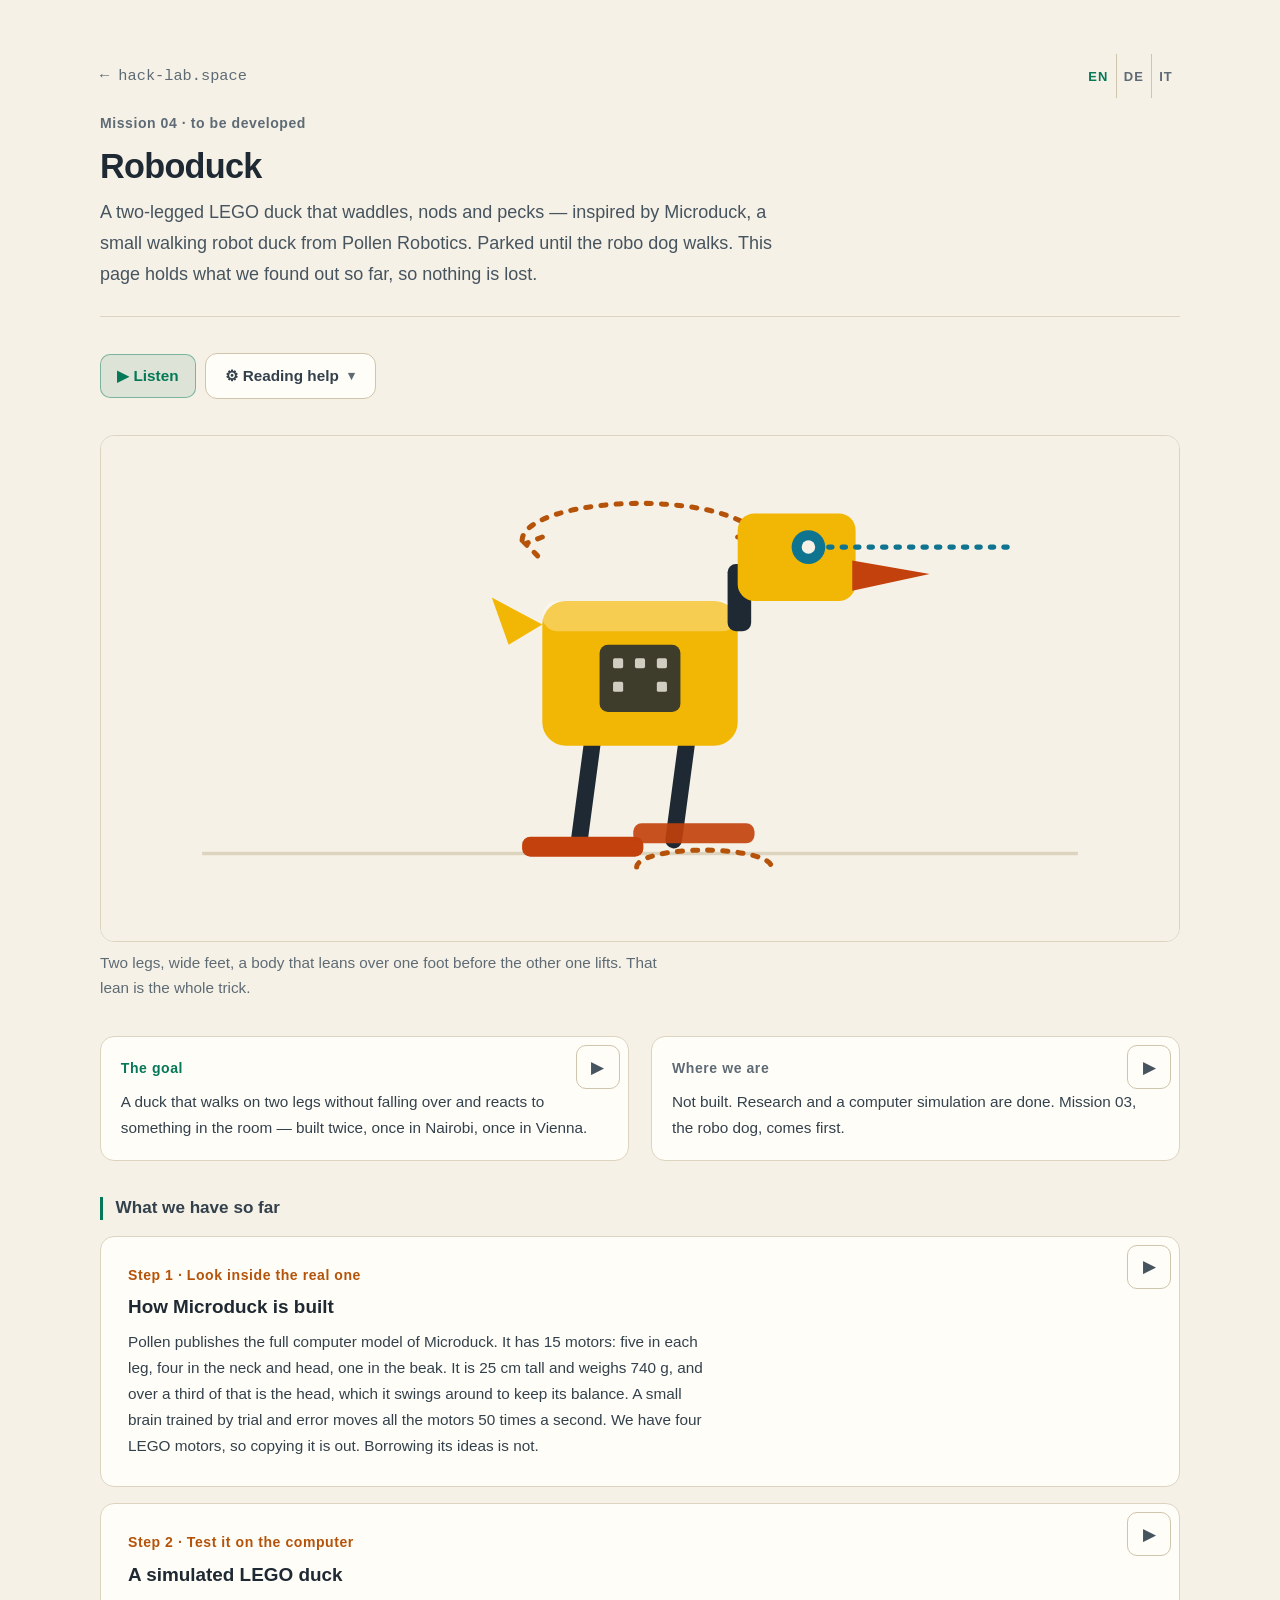
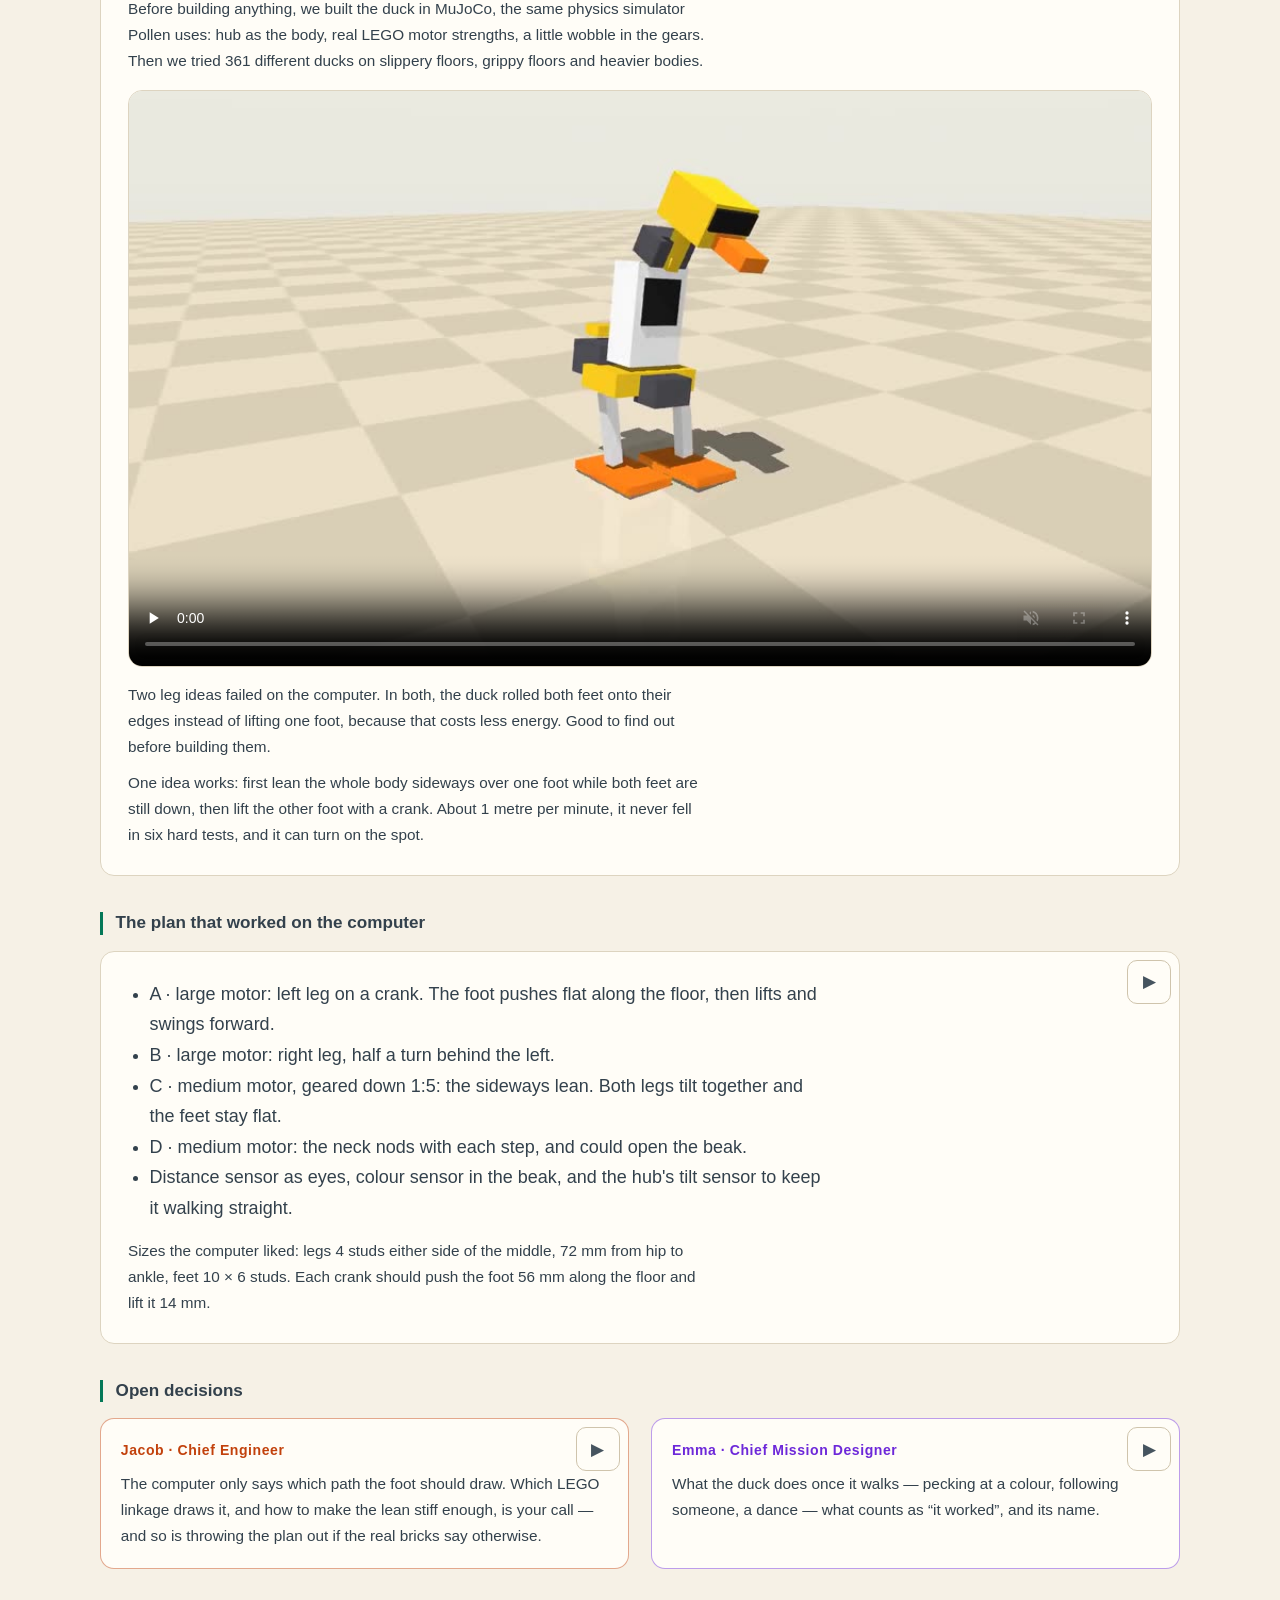
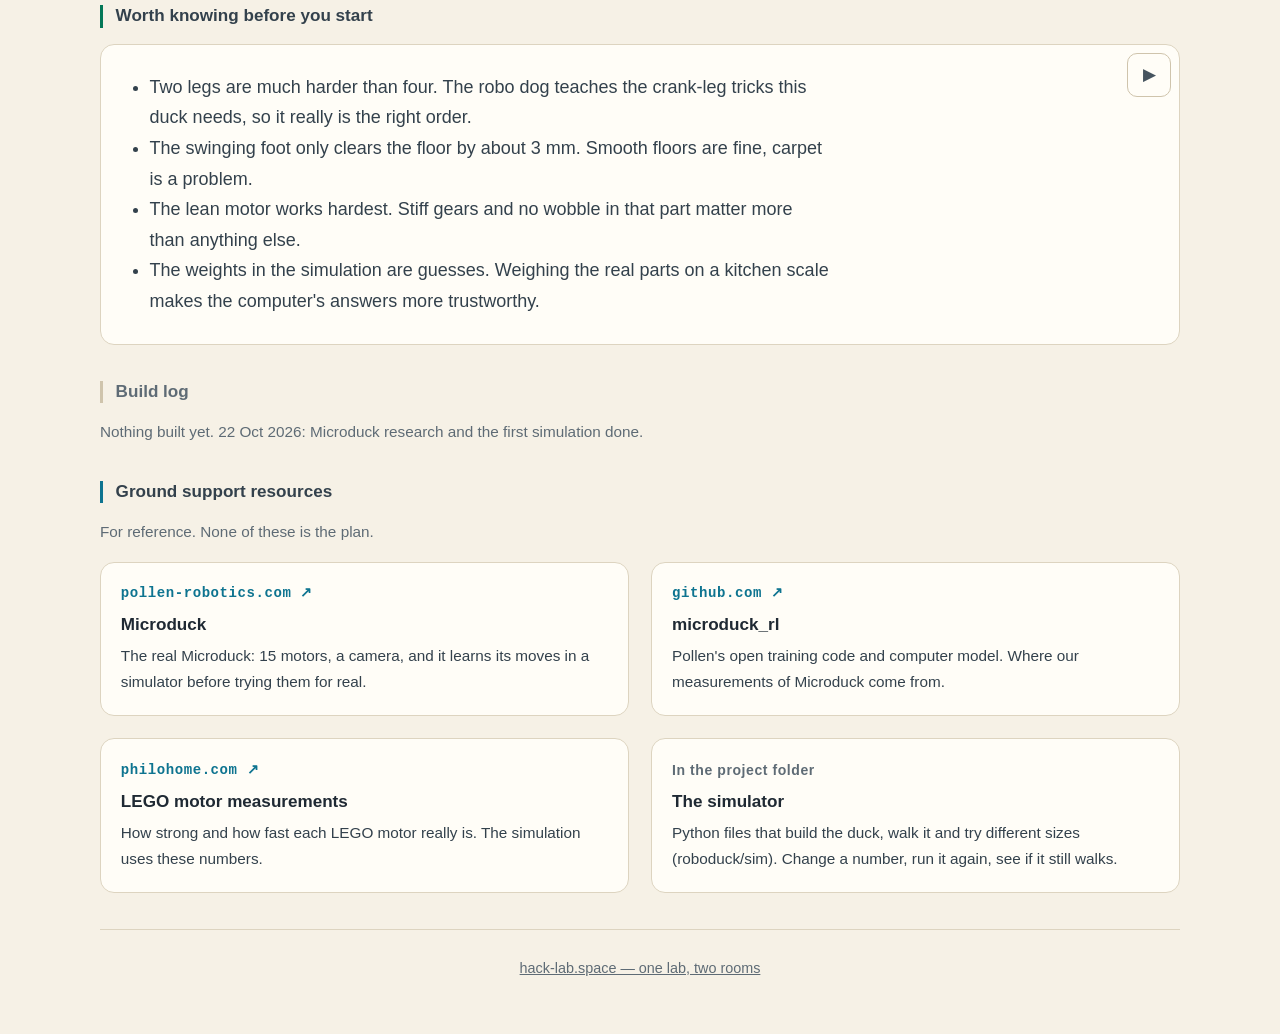
<file: roboduck.html>
<!DOCTYPE html>
<html lang="en" data-size="m" data-read="normal">
<head>
<meta charset="UTF-8">
<meta name="viewport" content="width=device-width, initial-scale=1.0">
<title>Mission 04 · Roboduck — HACK-LAB.SPACE</title>
<link rel="stylesheet" href="./assets/app.css">
</head>
<body>
<div class="wrap stack">

  <header class="masthead">
    <div class="row" style="justify-content:space-between;align-items:center">
      <a class="backlink mono" href="./" data-noread>&larr; hack-lab.space</a>
      <div class="lang-set" role="group" data-i18n-label="langLabel" data-noread>
          <button class="lang-btn" data-lang="en" aria-pressed="false">EN</button>
          <button class="lang-btn" data-lang="de" aria-pressed="false">DE</button>
          <button class="lang-btn" data-lang="it" aria-pressed="false">IT</button>
        </div>
    </div>
    <div class="row" style="justify-content:space-between;align-items:flex-start;margin-top:.8rem">
      <div class="readable-part">
        <div class="eyebrow" style="color:var(--ink-4)" data-i18n="pEyebrow"></div>
        <h1 data-i18n="pTitle"></h1>
        <p class="lede" style="margin-top:.5rem" data-i18n="pWhy"></p>
      </div>
    </div>
  </header>

  <div class="bar" id="ttsBar">
    <button class="ctl ctl-go" id="readAll" aria-pressed="false" data-i18n="readAloud"></button>
    <details class="prefs">
      <summary data-i18n="prefs"></summary>
      <div class="prefs-body">
        <div class="prefs-group">
          <span data-i18n="sizeLabel"></span>
          <div class="row" role="group" data-i18n-label="sizeLabel">
            <button class="ctl size-btn" data-size="m" aria-pressed="false">A</button>
            <button class="ctl size-btn" data-size="l" aria-pressed="false">A+</button>
            <button class="ctl size-btn" data-size="xl" aria-pressed="false">A++</button>
          </div>
        </div>
        <div class="prefs-group">
          <span data-i18n="easyLabel"></span>
          <div class="row">
            <button class="ctl" id="easyRead" aria-pressed="false" data-i18n="easyRead"></button>
          </div>
        </div>
        <div class="prefs-group">
          <span data-i18n="readingLabel"></span>
          <div class="row">
            <label class="ctl" style="font-weight:600;cursor:pointer">
              <input id="readSlow" type="checkbox" style="width:22px;height:22px">
              <span data-i18n="readSlow"></span>
            </label>
          </div>
        </div>
      </div>
    </details>
  </div>

  <figure class="readable-part">
    <img src="./roboduck-hero.svg" class="hero"
         alt="A boxy LEGO duck on two straight legs with wide orange feet, leaning a little to one side while one foot lifts. A square head with a round eye-sensor and an orange beak faces right.">
    <figcaption data-i18n="heroCap"></figcaption>
  </figure>

  <!-- STATUS -->
  <section class="grid grid-2">
    <div class="card card-tight readable">
      <div class="eyebrow eyebrow--green" data-i18n="goalLabel"></div>
      <p class="small" data-i18n="goalBody"></p>
    </div>
    <div class="card card-tight readable">
      <div class="eyebrow" style="color:var(--ink-4)" data-i18n="stateLabel"></div>
      <p class="small" data-i18n="stateBody"></p>
    </div>
  </section>

  <!-- WHAT WE HAVE SO FAR -->
  <section class="stack-s">
    <h2 class="sec-title" data-i18n="soFarHead"></h2>
    <div class="card readable">
      <div class="eyebrow eyebrow--amber" data-i18n="tdLabel"></div>
      <h3 style="font-size:1.05rem" data-i18n="tdTitle"></h3>
      <p class="small" style="margin-top:.5rem" data-i18n="tdBody"></p>
    </div>
    <div class="card readable">
      <div class="eyebrow eyebrow--amber" data-i18n="simLabel"></div>
      <h3 style="font-size:1.05rem" data-i18n="simTitle"></h3>
      <p class="small" style="margin-top:.5rem" data-i18n="simBody"></p>
      <video class="hero" style="margin-top:.9rem" src="./roboduck-sim.mp4" poster="./roboduck-sim-poster.jpg"
             controls muted playsinline preload="none"
             aria-label="Simulation: a blocky yellow and white duck walks forward with a side-to-side waddle, then turns on the spot."></video>
      <p class="small" style="margin-top:.8rem" data-i18n="simFail"></p>
      <p class="small" style="margin-top:.6rem" data-i18n="simWork"></p>
    </div>
  </section>

  <!-- MOTOR PLAN -->
  <section class="stack-s">
    <h2 class="sec-title" data-i18n="planHead"></h2>
    <div class="card readable">
      <ul style="padding-left:1.2rem">
        <li data-i18n="plan1"></li>
        <li data-i18n="plan2"></li>
        <li data-i18n="plan3"></li>
        <li data-i18n="plan4"></li>
        <li data-i18n="plan5"></li>
      </ul>
      <p class="small" style="margin-top:.8rem" data-i18n="planSize"></p>
    </div>
  </section>

  <!-- ROLES / OPEN -->
  <section class="stack-s">
    <h2 class="sec-title" data-i18n="openHead"></h2>
    <div class="grid grid-2">
      <div class="card card-tight card--jacob readable">
        <div class="eyebrow eyebrow--orange" data-i18n="jacobRole"></div>
        <p class="small" data-i18n="jacobBody"></p>
      </div>
      <div class="card card-tight card--emma readable">
        <div class="eyebrow eyebrow--violet" data-i18n="emmaRole"></div>
        <p class="small" data-i18n="emmaBody"></p>
      </div>
    </div>
  </section>

  <!-- KNOW -->
  <section class="stack-s">
    <h2 class="sec-title" data-i18n="knowHead"></h2>
    <div class="card readable">
      <ul style="padding-left:1.2rem">
        <li data-i18n="know1"></li>
        <li data-i18n="know2"></li>
        <li data-i18n="know3"></li>
        <li data-i18n="know4"></li>
      </ul>
    </div>
  </section>

  <!-- LOG -->
  <section class="stack-s">
    <h2 class="sec-title sec-title--quiet" data-i18n="logHead"></h2>
    <p class="muted" data-i18n="logNote"></p>
  </section>

  <!-- RESOURCES -->
  <section class="stack-s">
    <h2 class="sec-title sec-title--cyan" data-i18n="resHead"></h2>
    <p class="muted" data-i18n="resNote"></p>
    <div class="grid grid-2">
      <a class="card card-tight readable-part" href="https://pollen-robotics.com/microduck/" target="_blank" rel="noopener">
        <div class="eyebrow eyebrow--cyan mono">pollen-robotics.com &nearr;</div>
        <h3 style="font-size:.95rem">Microduck</h3>
        <p class="small" style="margin-top:.4rem" data-i18n="res1"></p>
      </a>
      <a class="card card-tight readable-part" href="https://github.com/pollen-robotics/microduck_rl" target="_blank" rel="noopener">
        <div class="eyebrow eyebrow--cyan mono">github.com &nearr;</div>
        <h3 style="font-size:.95rem">microduck_rl</h3>
        <p class="small" style="margin-top:.4rem" data-i18n="res2"></p>
      </a>
      <a class="card card-tight readable-part" href="https://www.philohome.com/motors/motorcomp.htm" target="_blank" rel="noopener">
        <div class="eyebrow eyebrow--cyan mono">philohome.com &nearr;</div>
        <h3 style="font-size:.95rem" data-i18n="res3Title"></h3>
        <p class="small" style="margin-top:.4rem" data-i18n="res3"></p>
      </a>
      <div class="card card-tight readable-part">
        <div class="eyebrow" style="color:var(--ink-4)" data-i18n="res4Tag"></div>
        <h3 style="font-size:.95rem" data-i18n="res4Title"></h3>
        <p class="small" style="margin-top:.4rem" data-i18n="res4"></p>
      </div>
    </div>
  </section>

  <footer><a href="./"><span data-i18n="footer"></span></a></footer>
</div>

<script src="./assets/app.js"></script>
<script>
Object.assign(I18N.en, {
  pEyebrow:"Mission 04 · to be developed", pTitle:"Roboduck",
  pWhy:"A two-legged LEGO duck that waddles, nods and pecks — inspired by Microduck, a small walking robot duck from Pollen Robotics. Parked until the robo dog walks. This page holds what we found out so far, so nothing is lost.",
  heroCap:"Two legs, wide feet, a body that leans over one foot before the other one lifts. That lean is the whole trick.",
  goalLabel:"The goal", goalBody:"A duck that walks on two legs without falling over and reacts to something in the room — built twice, once in Nairobi, once in Vienna.",
  stateLabel:"Where we are", stateBody:"Not built. Research and a computer simulation are done. Mission 03, the robo dog, comes first.",
  soFarHead:"What we have so far",
  tdLabel:"Step 1 · Look inside the real one", tdTitle:"How Microduck is built",
  tdBody:"Pollen publishes the full computer model of Microduck. It has 15 motors: five in each leg, four in the neck and head, one in the beak. It is 25 cm tall and weighs 740 g, and over a third of that is the head, which it swings around to keep its balance. A small brain trained by trial and error moves all the motors 50 times a second. We have four LEGO motors, so copying it is out. Borrowing its ideas is not.",
  simLabel:"Step 2 · Test it on the computer", simTitle:"A simulated LEGO duck",
  simBody:"Before building anything, we built the duck in MuJoCo, the same physics simulator Pollen uses: hub as the body, real LEGO motor strengths, a little wobble in the gears. Then we tried 361 different ducks on slippery floors, grippy floors and heavier bodies.",
  simFail:"Two leg ideas failed on the computer. In both, the duck rolled both feet onto their edges instead of lifting one foot, because that costs less energy. Good to find out before building them.",
  simWork:"One idea works: first lean the whole body sideways over one foot while both feet are still down, then lift the other foot with a crank. About 1 metre per minute, it never fell in six hard tests, and it can turn on the spot.",
  planHead:"The plan that worked on the computer",
  plan1:"A · large motor: left leg on a crank. The foot pushes flat along the floor, then lifts and swings forward.",
  plan2:"B · large motor: right leg, half a turn behind the left.",
  plan3:"C · medium motor, geared down 1:5: the sideways lean. Both legs tilt together and the feet stay flat.",
  plan4:"D · medium motor: the neck nods with each step, and could open the beak.",
  plan5:"Distance sensor as eyes, colour sensor in the beak, and the hub's tilt sensor to keep it walking straight.",
  planSize:"Sizes the computer liked: legs 4 studs either side of the middle, 72 mm from hip to ankle, feet 10 × 6 studs. Each crank should push the foot 56 mm along the floor and lift it 14 mm.",
  openHead:"Open decisions",
  jacobRole:"Jacob · Chief Engineer",
  jacobBody:"The computer only says which path the foot should draw. Which LEGO linkage draws it, and how to make the lean stiff enough, is your call — and so is throwing the plan out if the real bricks say otherwise.",
  emmaRole:"Emma · Chief Mission Designer",
  emmaBody:"What the duck does once it walks — pecking at a colour, following someone, a dance — what counts as “it worked”, and its name.",
  knowHead:"Worth knowing before you start",
  know1:"Two legs are much harder than four. The robo dog teaches the crank-leg tricks this duck needs, so it really is the right order.",
  know2:"The swinging foot only clears the floor by about 3 mm. Smooth floors are fine, carpet is a problem.",
  know3:"The lean motor works hardest. Stiff gears and no wobble in that part matter more than anything else.",
  know4:"The weights in the simulation are guesses. Weighing the real parts on a kitchen scale makes the computer's answers more trustworthy.",
  logHead:"Build log",
  logNote:"Nothing built yet. 22 Oct 2026: Microduck research and the first simulation done.",
  resHead:"Ground support resources", resNote:"For reference. None of these is the plan.",
  res1:"The real Microduck: 15 motors, a camera, and it learns its moves in a simulator before trying them for real.",
  res2:"Pollen's open training code and computer model. Where our measurements of Microduck come from.",
  res3Title:"LEGO motor measurements",
  res3:"How strong and how fast each LEGO motor really is. The simulation uses these numbers.",
  res4Tag:"In the project folder", res4Title:"The simulator",
  res4:"Python files that build the duck, walk it and try different sizes (roboduck/sim). Change a number, run it again, see if it still walks."
});
Object.assign(I18N.de, {
  pEyebrow:"Mission 04 · noch zu entwickeln", pTitle:"Roboduck",
  pWhy:"Eine zweibeinige LEGO-Ente, die watschelt, nickt und pickt — inspiriert von Microduck, einer kleinen laufenden Roboter-Ente von Pollen Robotics. Geparkt, bis der Robo-Hund läuft. Diese Seite hält fest, was wir bisher herausgefunden haben, damit nichts verloren geht.",
  heroCap:"Zwei Beine, breite Füße, ein Körper, der sich über einen Fuß lehnt, bevor der andere abhebt. Dieses Lehnen ist der ganze Trick.",
  goalLabel:"Das Ziel", goalBody:"Eine Ente, die auf zwei Beinen läuft, ohne umzufallen, und auf etwas im Raum reagiert — zweimal gebaut, einmal in Nairobi, einmal in Wien.",
  stateLabel:"Wo wir stehen", stateBody:"Nicht gebaut. Recherche und eine Computersimulation sind fertig. Mission 03, der Robo-Hund, kommt zuerst.",
  soFarHead:"Was wir bisher haben",
  tdLabel:"Schritt 1 · In das Original hineinschauen", tdTitle:"Wie Microduck gebaut ist",
  tdBody:"Pollen veröffentlicht das komplette Computermodell von Microduck. Es hat 15 Motoren: fünf in jedem Bein, vier in Hals und Kopf, einen im Schnabel. Es ist 25 cm groß und wiegt 740 g, und über ein Drittel davon ist der Kopf, den es zum Balancieren herumschwingt. Ein kleines Gehirn, trainiert durch Ausprobieren, bewegt alle Motoren 50-mal pro Sekunde. Wir haben vier LEGO-Motoren, also ist Nachbauen ausgeschlossen. Seine Ideen ausleihen nicht.",
  simLabel:"Schritt 2 · Am Computer testen", simTitle:"Eine simulierte LEGO-Ente",
  simBody:"Bevor wir etwas bauen, haben wir die Ente in MuJoCo gebaut, demselben Physiksimulator, den Pollen verwendet: der Hub als Körper, echte LEGO-Motorstärken, ein bisschen Spiel in den Zahnrädern. Dann haben wir 361 verschiedene Enten auf rutschigen Böden, griffigen Böden und mit schwereren Körpern ausprobiert.",
  simFail:"Zwei Bein-Ideen sind am Computer gescheitert. Bei beiden hat die Ente beide Füße auf die Kante gerollt, statt einen Fuß zu heben, weil das weniger Energie kostet. Gut, das vor dem Bauen herauszufinden.",
  simWork:"Eine Idee funktioniert: zuerst den ganzen Körper seitlich über einen Fuß lehnen, solange beide Füße noch am Boden sind, dann den anderen Fuß mit einer Kurbel heben. Etwa 1 Meter pro Minute, in sechs harten Tests nie umgefallen, und sie kann sich auf der Stelle drehen.",
  planHead:"Der Plan, der am Computer funktioniert hat",
  plan1:"A · großer Motor: linkes Bein an einer Kurbel. Der Fuß schiebt flach am Boden entlang, dann hebt er ab und schwingt nach vorne.",
  plan2:"B · großer Motor: rechtes Bein, eine halbe Umdrehung hinter dem linken.",
  plan3:"C · mittlerer Motor, 1:5 untersetzt: das seitliche Lehnen. Beide Beine kippen gemeinsam, die Füße bleiben flach.",
  plan4:"D · mittlerer Motor: der Hals nickt bei jedem Schritt und könnte den Schnabel öffnen.",
  plan5:"Abstandssensor als Augen, Farbsensor im Schnabel, und der Neigungssensor im Hub, damit sie geradeaus läuft.",
  planSize:"Größen, die der Computer mochte: Beine je 4 Noppen links und rechts der Mitte, 72 mm von Hüfte bis Knöchel, Füße 10 × 6 Noppen. Jede Kurbel soll den Fuß 56 mm am Boden entlangschieben und 14 mm heben.",
  openHead:"Offene Entscheidungen",
  jacobRole:"Jacob · Chief Engineer",
  jacobBody:"Der Computer sagt nur, welche Bahn der Fuß zeichnen soll. Welches LEGO-Gestänge sie zeichnet und wie das Lehnen steif genug wird, entscheidest du — und auch, den Plan wegzuwerfen, wenn die echten Steine etwas anderes sagen.",
  emmaRole:"Emma · Chief Mission Designer",
  emmaBody:"Was die Ente tut, sobald sie läuft — nach einer Farbe picken, jemandem folgen, ein Tanz — was als „es hat funktioniert“ zählt, und ihr Name.",
  knowHead:"Gut zu wissen, bevor ihr anfangt",
  know1:"Zwei Beine sind viel schwerer als vier. Der Robo-Hund bringt die Kurbelbein-Tricks bei, die diese Ente braucht — die Reihenfolge stimmt also wirklich.",
  know2:"Der schwingende Fuß kommt nur etwa 3 mm über den Boden. Glatte Böden sind kein Problem, Teppich schon.",
  know3:"Der Lehn-Motor arbeitet am härtesten. Steife Zahnräder und kein Spiel in diesem Teil sind wichtiger als alles andere.",
  know4:"Die Gewichte in der Simulation sind geschätzt. Die echten Teile auf der Küchenwaage zu wiegen macht die Antworten des Computers verlässlicher.",
  logHead:"Baulogbuch",
  logNote:"Noch nichts gebaut. 22. Okt. 2026: Microduck-Recherche und erste Simulation erledigt.",
  resHead:"Ground-Support-Ressourcen", resNote:"Zum Nachschauen. Keine davon ist der Plan.",
  res1:"Die echte Microduck: 15 Motoren, eine Kamera, und sie lernt ihre Bewegungen in einem Simulator, bevor sie sie echt ausprobiert.",
  res2:"Pollens offener Trainingscode und das Computermodell. Daher kommen unsere Messungen von Microduck.",
  res3Title:"LEGO-Motor-Messungen",
  res3:"Wie stark und wie schnell jeder LEGO-Motor wirklich ist. Die Simulation verwendet diese Zahlen.",
  res4Tag:"Im Projektordner", res4Title:"Der Simulator",
  res4:"Python-Dateien, die die Ente bauen, laufen lassen und verschiedene Größen ausprobieren (roboduck/sim). Eine Zahl ändern, nochmal laufen lassen, schauen, ob sie noch läuft."
});
Object.assign(I18N.it, {
  pEyebrow:"Missione 04 · da sviluppare", pTitle:"Roboduck",
  pWhy:"Un'anatra LEGO a due zampe che ondeggia, annuisce e becca — ispirata a Microduck, una piccola anatra robot che cammina, di Pollen Robotics. In attesa finché il robo-cane non cammina. Questa pagina raccoglie quello che abbiamo scoperto finora, perché niente vada perso.",
  heroCap:"Due zampe, piedi larghi, un corpo che si sposta sopra un piede prima che l'altro si sollevi. Quello spostamento è tutto il trucco.",
  goalLabel:"L'obiettivo", goalBody:"Un'anatra che cammina su due zampe senza cadere e reagisce a qualcosa nella stanza — costruita due volte, una a Nairobi e una a Vienna.",
  stateLabel:"A che punto siamo", stateBody:"Non costruita. Ricerca e una simulazione al computer sono fatte. Prima viene la Missione 03, il robo-cane.",
  soFarHead:"Quello che abbiamo finora",
  tdLabel:"Passo 1 · Guardare dentro l'originale", tdTitle:"Com'è fatta Microduck",
  tdBody:"Pollen pubblica il modello completo di Microduck. Ha 15 motori: cinque in ogni zampa, quattro nel collo e nella testa, uno nel becco. È alta 25 cm e pesa 740 g, e più di un terzo è la testa, che muove per restare in equilibrio. Un piccolo cervello addestrato per tentativi muove tutti i motori 50 volte al secondo. Noi abbiamo quattro motori LEGO, quindi copiarla è escluso. Prenderne in prestito le idee no.",
  simLabel:"Passo 2 · Provarla al computer", simTitle:"Un'anatra LEGO simulata",
  simBody:"Prima di costruire qualcosa, abbiamo costruito l'anatra in MuJoCo, lo stesso simulatore fisico che usa Pollen: l'hub come corpo, la vera forza dei motori LEGO, un po' di gioco negli ingranaggi. Poi abbiamo provato 361 anatre diverse su pavimenti scivolosi, pavimenti che fanno presa e con corpi più pesanti.",
  simFail:"Due idee di zampe sono fallite al computer. In entrambe l'anatra rotolava tutti e due i piedi sul bordo invece di sollevarne uno, perché costa meno energia. Meglio scoprirlo prima di costruirle.",
  simWork:"Un'idea funziona: prima spostare tutto il corpo di lato sopra un piede, mentre tutti e due i piedi sono ancora a terra, poi sollevare l'altro piede con una manovella. Circa 1 metro al minuto, non è mai caduta in sei prove difficili, e sa girarsi sul posto.",
  planHead:"Il piano che ha funzionato al computer",
  plan1:"A · motore grande: zampa sinistra su una manovella. Il piede spinge piatto lungo il pavimento, poi si alza e torna avanti.",
  plan2:"B · motore grande: zampa destra, mezzo giro dietro la sinistra.",
  plan3:"C · motore medio, ridotto 1:5: lo spostamento laterale. Le due zampe si inclinano insieme e i piedi restano piatti.",
  plan4:"D · motore medio: il collo annuisce a ogni passo e potrebbe aprire il becco.",
  plan5:"Sensore di distanza come occhi, sensore di colore nel becco, e il sensore di inclinazione dell'hub per farla andare dritta.",
  planSize:"Misure che piacevano al computer: zampe a 4 bottoncini da ogni lato del centro, 72 mm dall'anca alla caviglia, piedi 10 × 6 bottoncini. Ogni manovella deve spingere il piede 56 mm lungo il pavimento e alzarlo di 14 mm.",
  openHead:"Decisioni aperte",
  jacobRole:"Jacob · Chief Engineer",
  jacobBody:"Il computer dice solo quale percorso deve fare il piede. Quale leveraggio LEGO lo disegna, e come rendere lo spostamento abbastanza rigido, lo decidi tu — anche buttare via il piano, se i mattoncini veri dicono altro.",
  emmaRole:"Emma · Chief Mission Designer",
  emmaBody:"Cosa fa l'anatra una volta che cammina — beccare un colore, seguire qualcuno, un balletto — cosa conta come “ha funzionato” e il suo nome.",
  knowHead:"Da sapere prima di iniziare",
  know1:"Due zampe sono molto più difficili di quattro. Il robo-cane insegna i trucchi delle zampe a manovella che servono a quest'anatra, quindi l'ordine è proprio quello giusto.",
  know2:"Il piede che si muove passa solo circa 3 mm sopra il pavimento. I pavimenti lisci vanno bene, il tappeto è un problema.",
  know3:"Il motore dello spostamento lavora più di tutti. Ingranaggi rigidi e niente gioco in quella parte contano più di ogni altra cosa.",
  know4:"I pesi nella simulazione sono stime. Pesare i pezzi veri con la bilancia da cucina rende più affidabili le risposte del computer.",
  logHead:"Registro di costruzione",
  logNote:"Ancora niente costruito. 22 ott 2026: ricerca su Microduck e prima simulazione fatte.",
  resHead:"Risorse ground support", resNote:"Per riferimento. Nessuna di queste è il piano.",
  res1:"La vera Microduck: 15 motori, una telecamera, e impara i suoi movimenti in un simulatore prima di provarli davvero.",
  res2:"Il codice di addestramento aperto di Pollen e il modello al computer. Da qui vengono le nostre misure di Microduck.",
  res3Title:"Misure dei motori LEGO",
  res3:"Quanto è forte e quanto è veloce davvero ogni motore LEGO. La simulazione usa questi numeri.",
  res4Tag:"Nella cartella del progetto", res4Title:"Il simulatore",
  res4:"File Python che costruiscono l'anatra, la fanno camminare e provano misure diverse (roboduck/sim). Cambia un numero, rilancialo, guarda se cammina ancora."
});
HL.init();
</script>
</body>
</html>
</file>
<file: assets/app.css>
/* HACK-LAB.SPACE — local stylesheet, replaces the Tailwind CDN.
   Cream background per BDA guidance (white can appear dazzling).
   All interactive targets >= 44px. */

:root{
  --paper:#F6F1E6; --card:#FFFDF7; --line:#DDD4C0; --line-2:#CFC4AC;
  --ink:#1F2933; --ink-2:#33414C; --ink-3:#46545F; --ink-4:#5E6B75;
  --green:#047857; --amber:#B45309; --cyan:#0E7490; --violet:#6D28D9; --orange:#C2410C;
  --radius:14px;
}

*{box-sizing:border-box;margin:0;padding:0}
html{font-size:18px;-webkit-text-size-adjust:100%}
html[data-size="l"]{font-size:20.5px}
html[data-size="xl"]{font-size:23px}

body{
  background:var(--paper); color:var(--ink);
  font-family:-apple-system,BlinkMacSystemFont,"Segoe UI",Helvetica,Arial,sans-serif;
  padding:1.5rem; line-height:1.6;
}
@media(min-width:768px){body{padding:3rem}}
.wrap{max-width:60rem;margin:0 auto}

/* ---- type ---- */
h1,h2,h3{line-height:1.3;color:var(--ink)}
h1{font-size:1.9rem;font-weight:800;letter-spacing:-.02em}
h2{font-size:1.05rem;font-weight:700}
h3{font-size:1.15rem;font-weight:700}
p,li{line-height:1.7;max-width:68ch;text-align:left;color:var(--ink-2)}
.lede{color:var(--ink-3)}
.muted{color:var(--ink-4);font-size:.85rem}
.mono{font-family:ui-monospace,SFMono-Regular,Menlo,Consolas,monospace}
.small{font-size:.85rem}
strong{font-weight:700;color:var(--ink)}

/* ---- layout ---- */
.stack>*+*{margin-top:2rem}
.stack-s>*+*{margin-top:.9rem}
.row{display:flex;flex-wrap:wrap;gap:.5rem;align-items:center}
.grid{display:grid;gap:1.25rem}
@media(min-width:768px){.grid-2{grid-template-columns:1fr 1fr}.grid-3{grid-template-columns:repeat(3,1fr)}}

/* ---- header ---- */
.masthead{border-bottom:1px solid var(--line);padding-bottom:1.5rem}
.wordmark{font-size:1.8rem;font-weight:800;color:var(--green);letter-spacing:-.02em}
.wordmark span{color:var(--ink-4)}
.station{display:inline-flex;align-items:center;gap:.4rem;padding:.3rem .7rem;
  border-radius:999px;font-size:.8rem;font-weight:600;border:1px solid var(--line-2);
  color:var(--ink-3);background:var(--card)}

/* ---- controls ---- */
.ctl{min-height:44px;min-width:44px;display:inline-flex;align-items:center;justify-content:center;
  gap:.4rem;padding:0 .9rem;border-radius:10px;border:1px solid var(--line-2);
  background:var(--card);color:var(--ink-2);font-size:.85rem;font-weight:700;
  cursor:pointer;font-family:inherit}
.ctl:hover{border-color:var(--ink-4)}
.ctl[aria-pressed="true"]{border-color:var(--green);color:var(--green);background:rgba(4,120,87,.08)}
.ctl-go{background:rgba(4,120,87,.1);border-color:rgba(4,120,87,.45);color:var(--green)}
:focus-visible{outline:3px solid var(--green);outline-offset:3px;border-radius:6px}

/* ---- cards ---- */
.card{background:var(--card);border:1px solid var(--line);border-radius:var(--radius);
  padding:1.5rem;position:relative}
.card-tight{padding:1.1rem}
.card--now{border-color:rgba(180,83,9,.45);border-width:2px}
.card--jacob{border-color:rgba(194,65,12,.45)}
.card--emma{border-color:rgba(109,40,217,.45)}
.card--ben{border-color:rgba(4,120,87,.45)}
a.card{display:block;text-decoration:none;color:inherit}
a.card:hover{border-color:var(--ink-4)}

.eyebrow{font-size:.78rem;font-weight:700;letter-spacing:.04em;margin-bottom:.5rem}
.eyebrow--amber{color:var(--amber)} .eyebrow--cyan{color:var(--cyan)}
.eyebrow--violet{color:var(--violet)} .eyebrow--orange{color:var(--orange)}
.eyebrow--green{color:var(--green)}

.sec-title{font-size:.95rem;font-weight:700;color:var(--ink-2);
  border-left:3px solid var(--green);padding-left:.7rem}
.sec-title--quiet{border-left-color:var(--line-2);color:var(--ink-4)}
.sec-title--cyan{border-left-color:var(--cyan)}
.sec-title--violet{border-left-color:var(--violet)}

.tag{display:inline-block;font-size:.78rem;padding:.25rem .6rem;border-radius:7px;
  background:#EDE6D6;color:var(--ink-2)}


/* ---- clickable cards -------------------------------------------------
   Whole card is a hit area via one stretched link. Only one interactive
   element, so no nested controls and the keyboard order stays sane.   */
/* Link cards: the card IS the anchor. The read-aloud button lives outside
   it, in the shell, so there is never a control inside a link. */
.linkcard{position:relative}
.linkcard>a.card{display:block;text-decoration:none;color:inherit}
.linkcard>a.card:hover{border-color:var(--amber)}
.linkcard>a.card:focus-visible{outline:3px solid var(--green);outline-offset:3px}
.linkcard>.speak-btn{z-index:5}

.cta{display:inline-flex;align-items:center;justify-content:center;gap:.5rem;
  min-height:48px;padding:0 1.4rem;border-radius:10px;
  background:var(--amber);color:#FFFDF7;font-weight:700;font-size:1rem;
  text-decoration:none;border:2px solid var(--amber)}
.cta-row{margin-top:1.5rem;clear:both}
.linkcard>a.card:hover .cta{background:#96450A}
a.card:hover .cta{background:#96450A}

/* front-page thumbnail: the hero at full width dominated the page */
.m0-row{display:flex;flex-wrap:wrap;gap:1.2rem;align-items:flex-start}
.m0-text{flex:1 1 18rem;min-width:0}
.m0-thumb{flex:0 1 17rem;max-width:17rem;width:100%}
.cta--violet{background:var(--violet)}
.card--link:hover .cta--violet{background:#5B21B6}

/* inert cards must not look like the tappable ones */
.card--soon{background:transparent;border-style:dashed}
.badge-soon{display:inline-block;font-size:.72rem;font-weight:700;letter-spacing:.04em;
  padding:.15rem .5rem;border-radius:6px;border:1px solid var(--line-2);color:var(--ink-4)}

/* ---- flow ---- */
.flow{display:flex;flex-wrap:wrap;gap:.5rem;align-items:stretch;list-style:none}
.flow li{flex:1 1 8rem;background:var(--card);border:1px solid var(--line);
  border-radius:10px;padding:.7rem .8rem;font-size:.85rem;font-weight:600;
  color:var(--ink-2);max-width:none;position:relative}
.flow li .n{display:block;font-size:.72rem;color:var(--ink-4);font-weight:700}

/* ---- images ---- */
.hero{width:100%;height:auto;border-radius:var(--radius);border:1px solid var(--line);display:block}
figure{margin:0}
figcaption{font-size:.85rem;color:var(--ink-4);margin-top:.5rem;max-width:68ch}

/* ---- read aloud ---- */
.speak-btn{position:absolute;top:8px;right:8px;width:44px;height:44px;border-radius:10px;
  background:var(--card);border:1px solid var(--line-2);color:var(--ink-3);
  display:flex;align-items:center;justify-content:center;font-size:17px;cursor:pointer;z-index:5}
.speak-btn:hover,.speak-btn.playing{color:var(--green);border-color:var(--green)}
.readable:not(.linkcard),.linkcard>a.card{position:relative}
.readable:not(.linkcard)>*:first-child,
.linkcard>a.card>*:first-child{padding-right:3.4rem}
.readable.tts-active{outline:2px solid var(--green);outline-offset:4px}
.tts-word{border-radius:3px}
.tts-word.on{background:#FDE68A;color:var(--ink)}

/* ---- easy read (BDA style guide values) ---- */
html[data-read="easy"] body,html[data-read="easy"] body *{font-family:Verdana,Geneva,sans-serif}
html[data-read="easy"] p,html[data-read="easy"] li{line-height:1.9;letter-spacing:.06em;word-spacing:.16em}
html[data-read="easy"] h1,html[data-read="easy"] h2,html[data-read="easy"] h3{letter-spacing:.04em}

@media(prefers-reduced-motion:reduce){
  *{animation:none!important;transition:none!important;scroll-behavior:auto!important}
}

footer{border-top:1px solid var(--line);padding-top:1.5rem;text-align:center;
  font-size:.8rem;color:var(--ink-4)}
footer a{color:inherit}
.backlink{font-size:.85rem;color:var(--ink-4);text-decoration:none}
.backlink:hover{color:var(--green)}


/* ---- controls -------------------------------------------------------
   One primary action stays visible. Language, size and reading options
   live behind a native <details> so they stop eating the first screen. */
.bar{display:flex;flex-wrap:wrap;gap:.5rem;align-items:center}
.prefs{border:1px solid var(--line-2);border-radius:12px;background:var(--card)}
.prefs>summary{list-style:none;min-height:44px;display:flex;align-items:center;
  gap:.5rem;padding:0 1.1rem;cursor:pointer;font-weight:700;font-size:.85rem;
  color:var(--ink-2);white-space:nowrap}
.prefs>summary::-webkit-details-marker{display:none}
.prefs>summary::after{content:"\25BE";font-size:.7rem;color:var(--ink-4)}
.prefs[open]>summary::after{content:"\25B4"}
.prefs[open]{padding-bottom:.9rem}
.prefs-body{display:flex;flex-wrap:wrap;gap:1.2rem;padding:.2rem 1rem 0}
.prefs-group{display:flex;flex-direction:column;gap:.35rem}
.prefs-group>span{font-size:.75rem;font-weight:700;color:var(--ink-4);
  letter-spacing:.04em}
.prefs-group>.row{gap:.3rem}



/* language: plain letters beside the wordmark. Padding keeps the tap area
   at 44px even though the visible mark is small. */
.lang-set{display:flex;align-items:center}
.lang-set button{background:none;border:0;font-family:inherit;cursor:pointer;
  min-height:44px;padding:0 .4rem;font-size:.72rem;font-weight:700;
  letter-spacing:.08em;color:var(--ink-4)}
.lang-set button:hover{color:var(--ink-2)}
.lang-set button[aria-pressed="true"]{color:var(--green)}
.lang-set button+button{border-left:1px solid var(--line-2)}

/* AI course tile: image beside the text */
.course-row{display:flex;flex-wrap:wrap;gap:1.1rem;align-items:flex-start}
.course-text{flex:1 1 16rem;min-width:0}
.course-thumb{flex:0 0 8.5rem;width:8.5rem;border-radius:10px;border:1px solid var(--line);
  display:block;height:auto}


/* backlog cards keep their illustration but stay visually quiet */
.card--soon .hero{opacity:.82;border-color:var(--line-2)}
</file>
